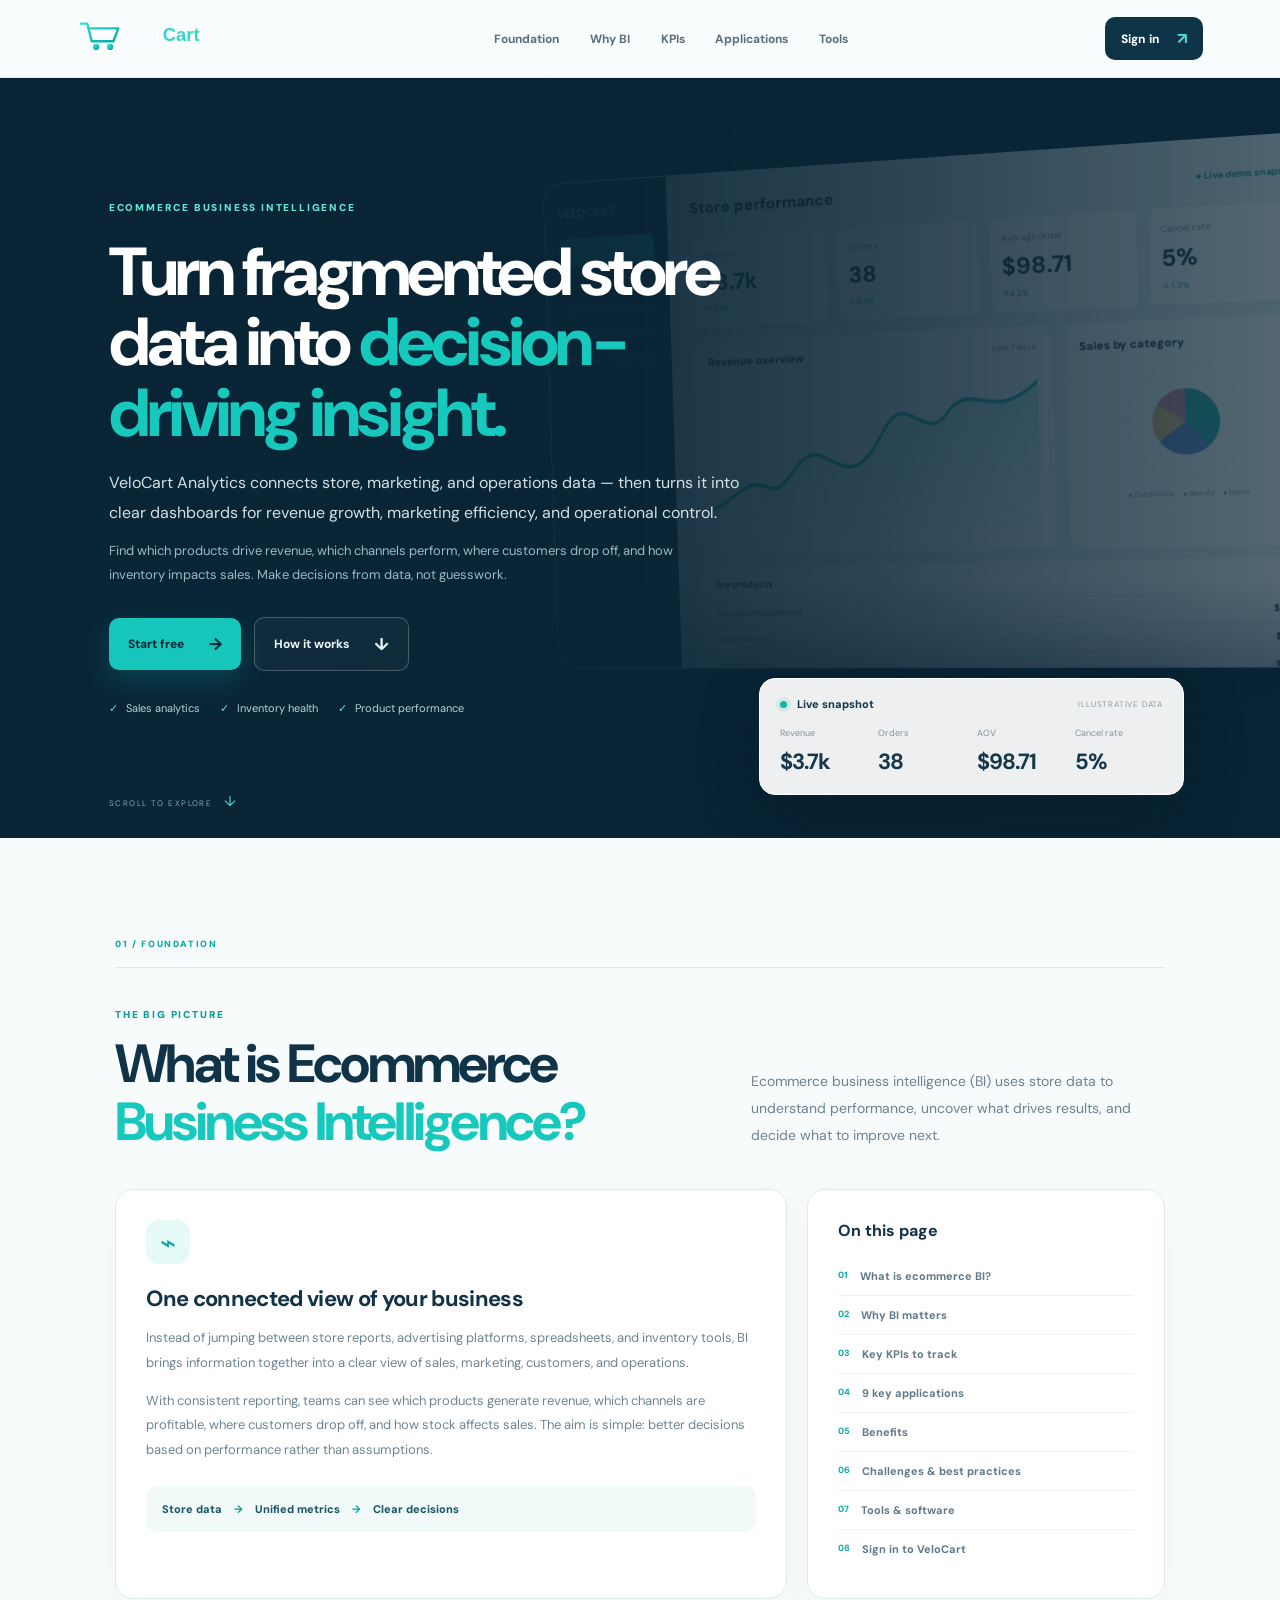
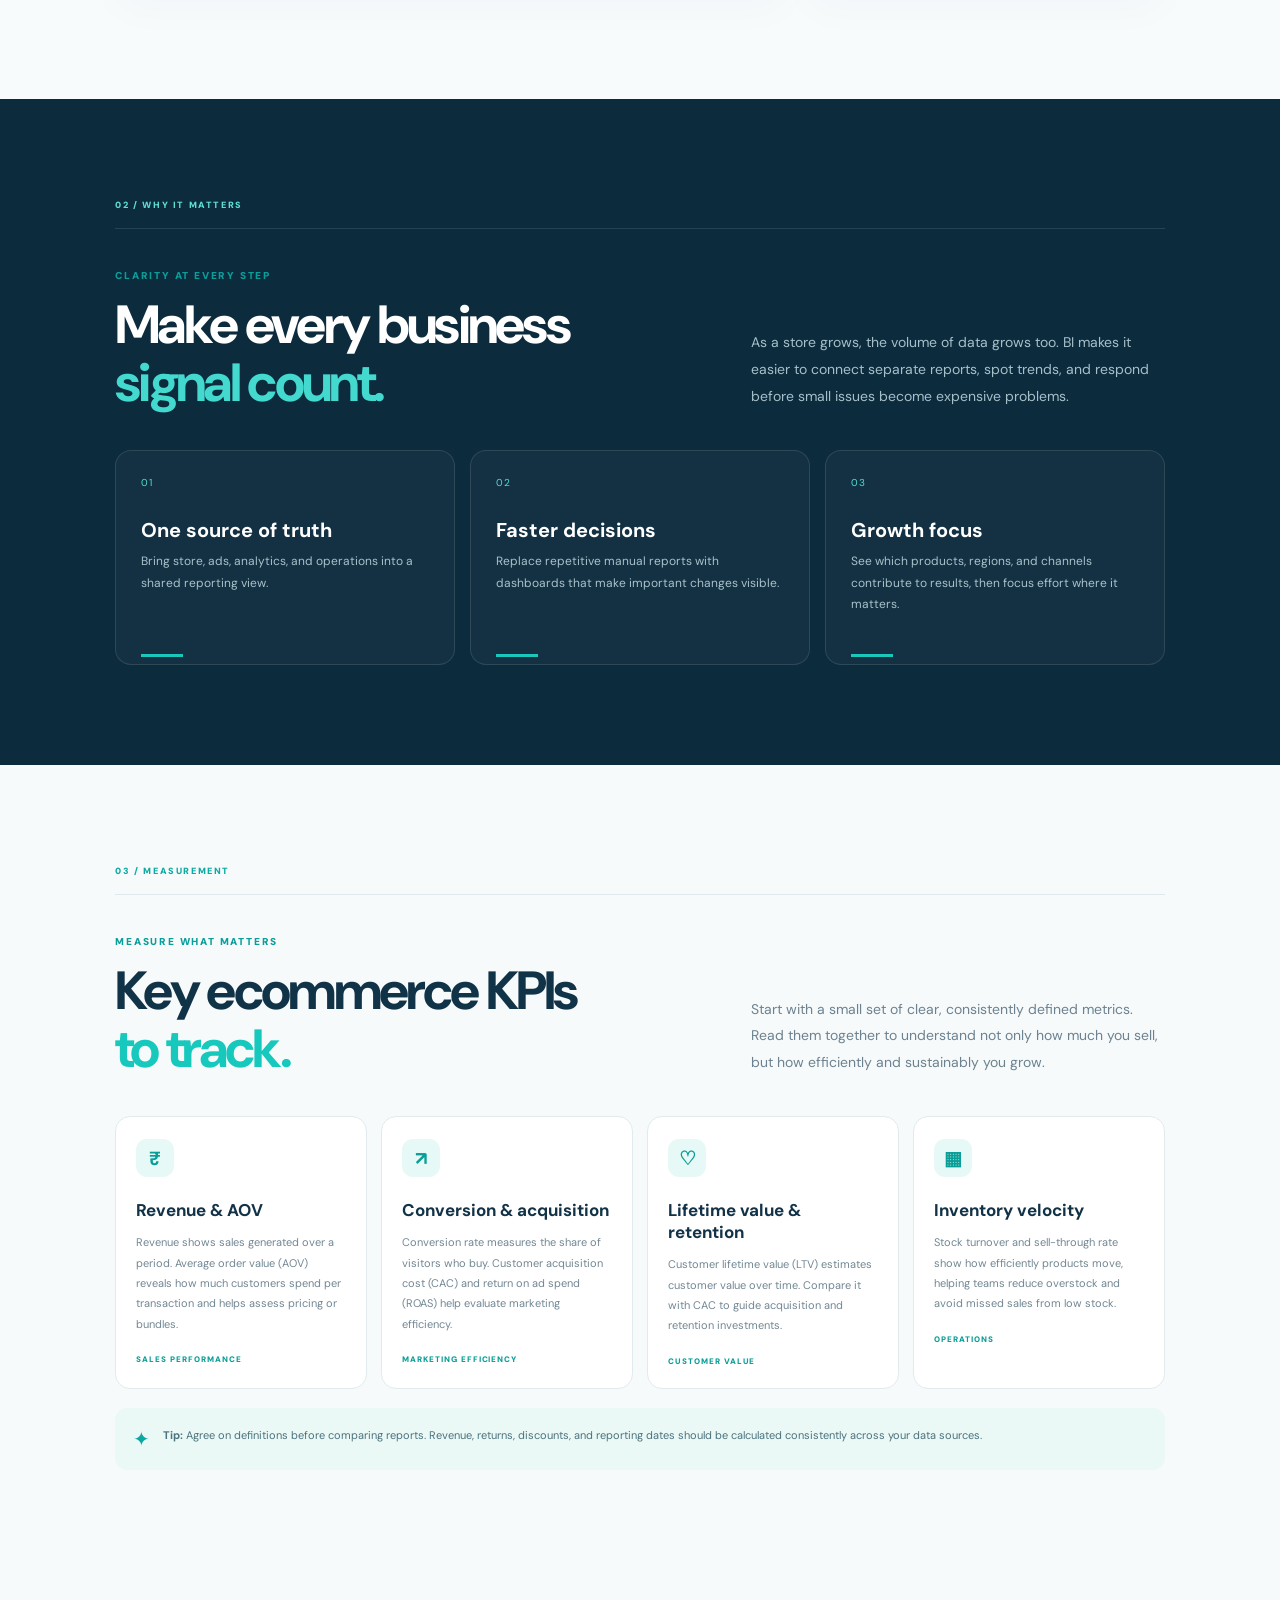
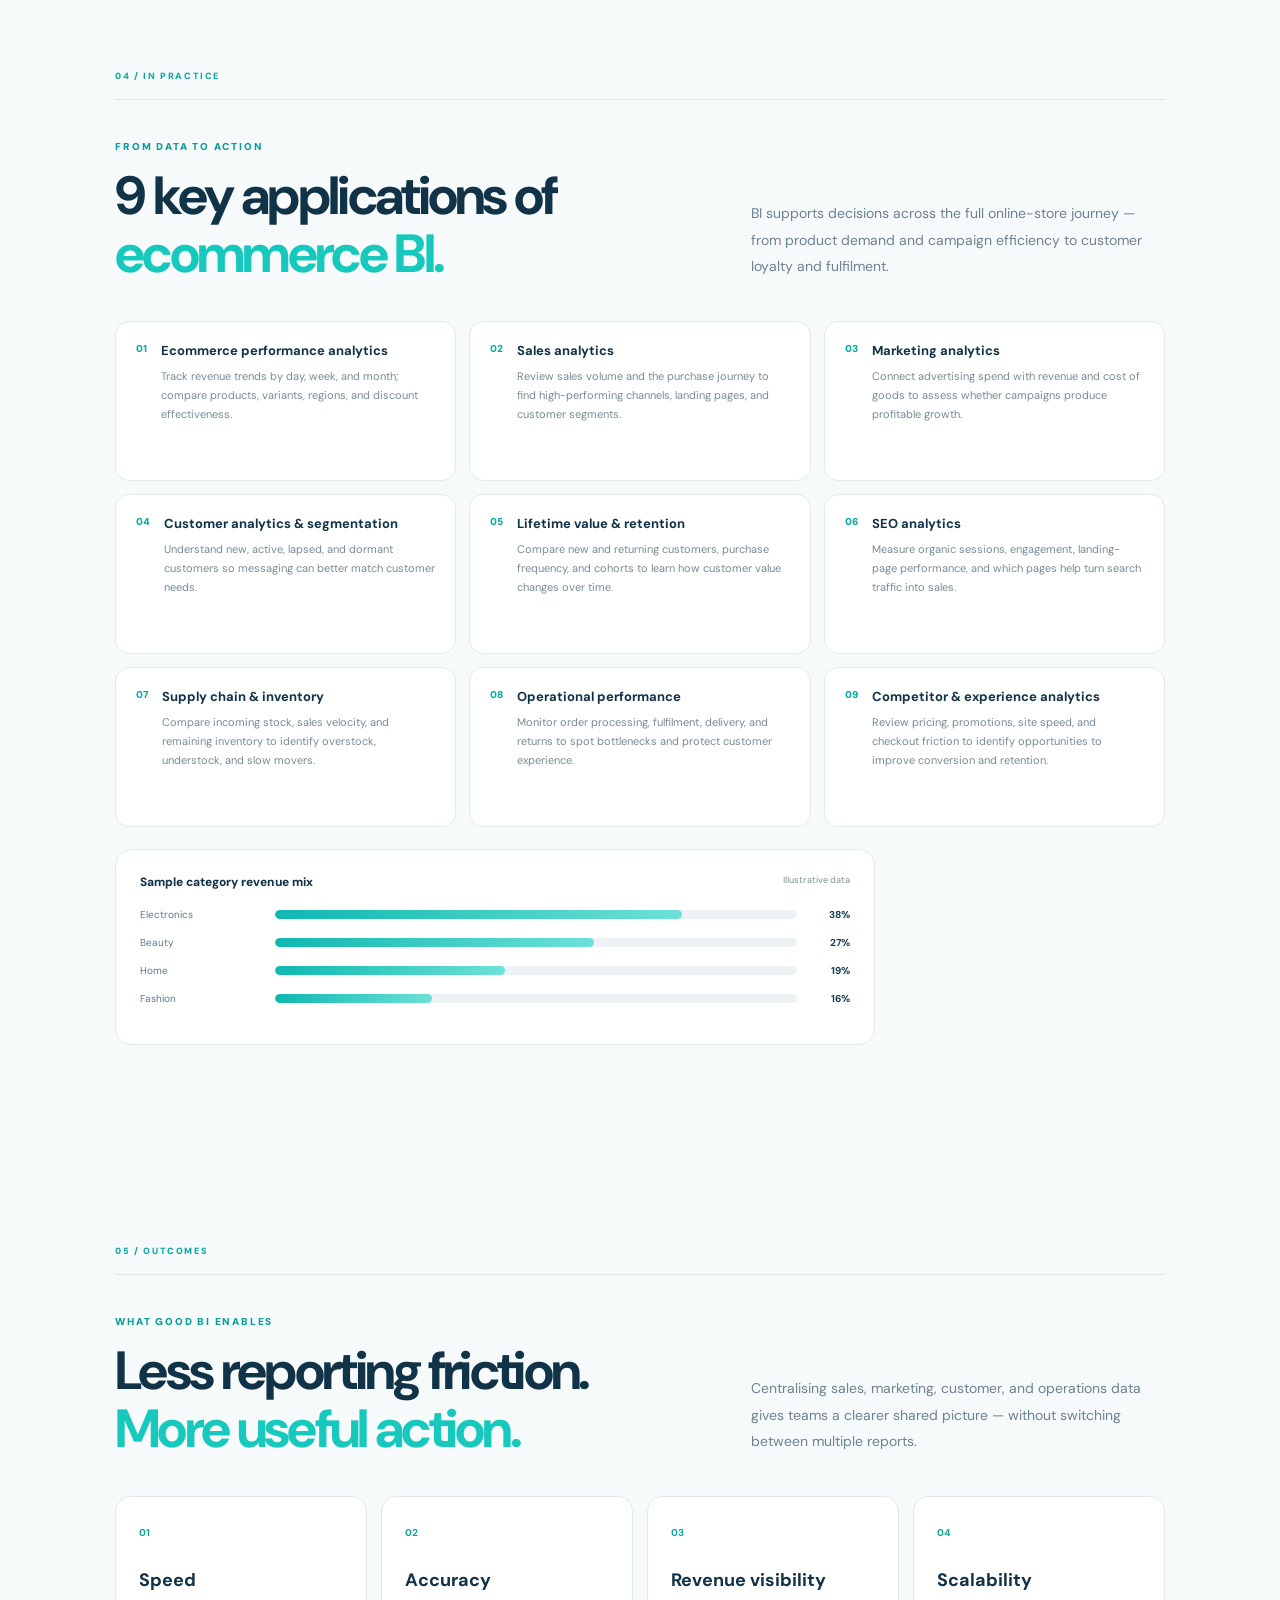
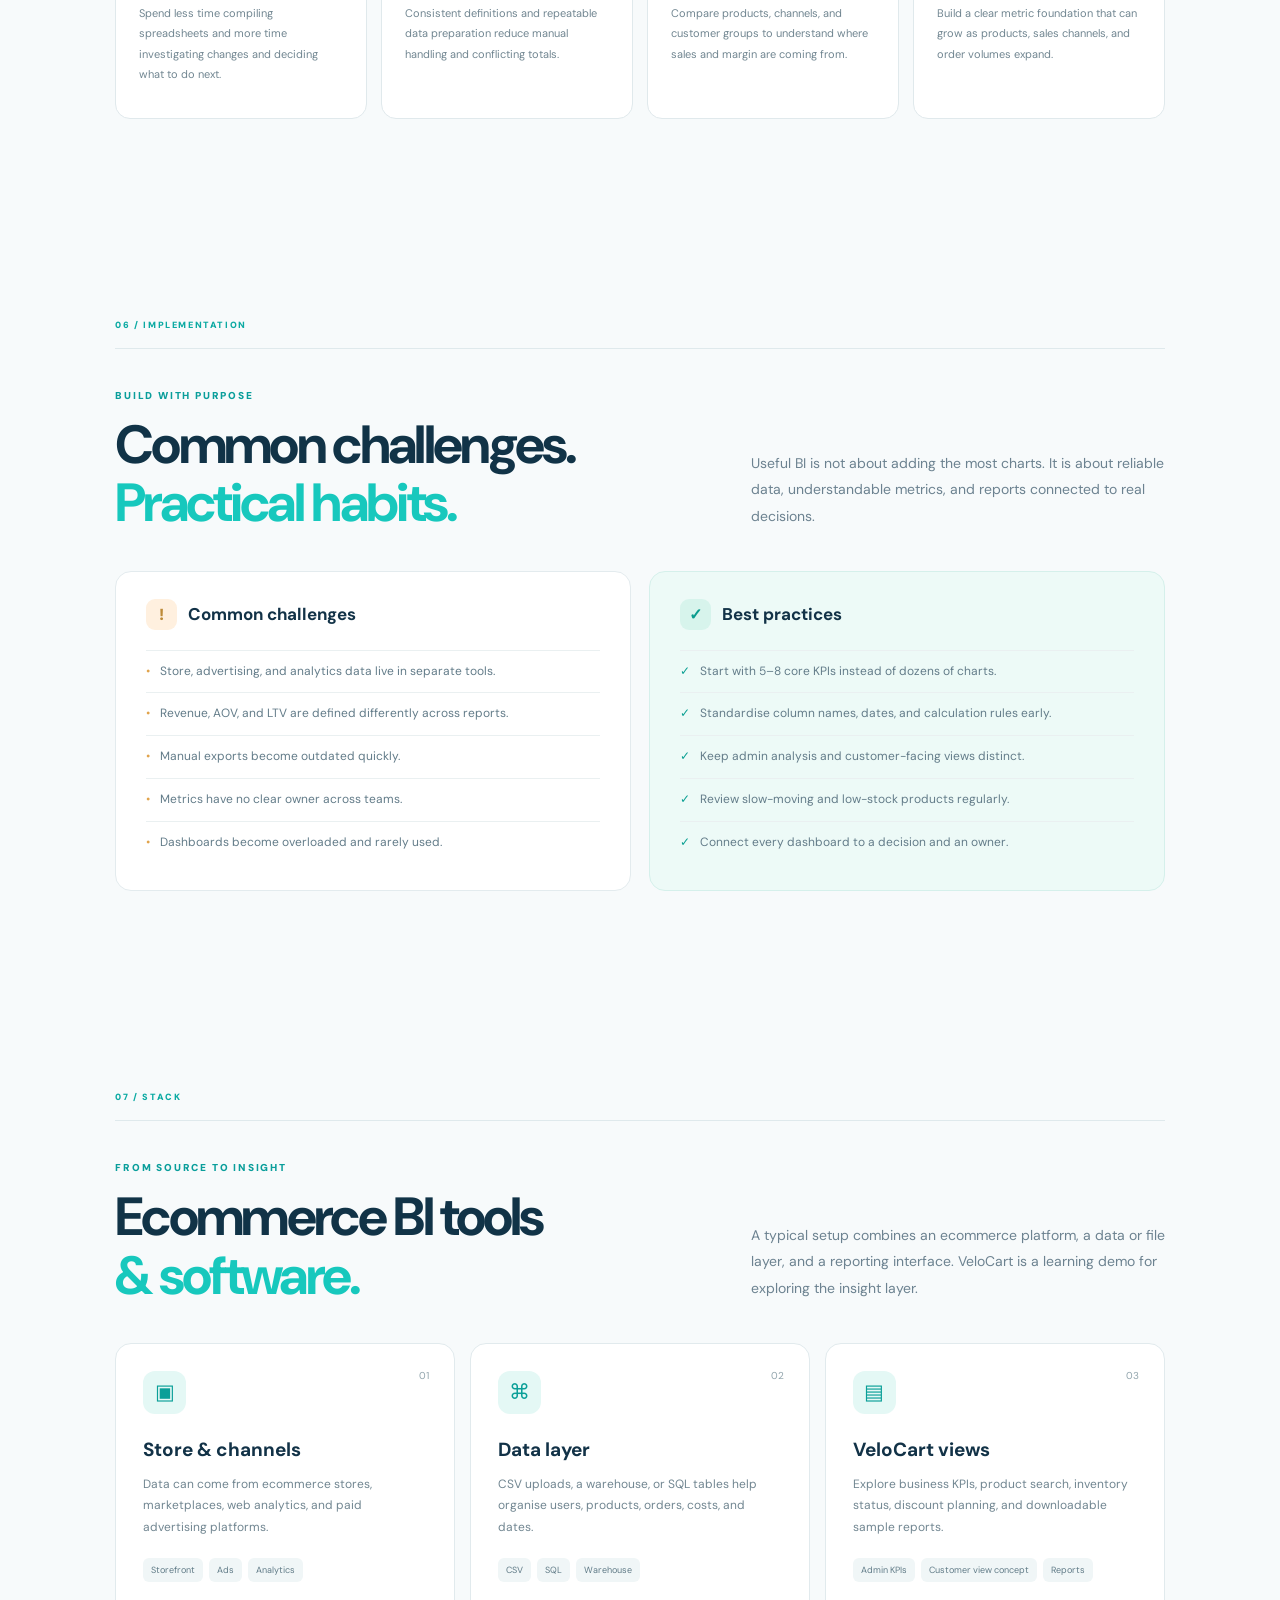
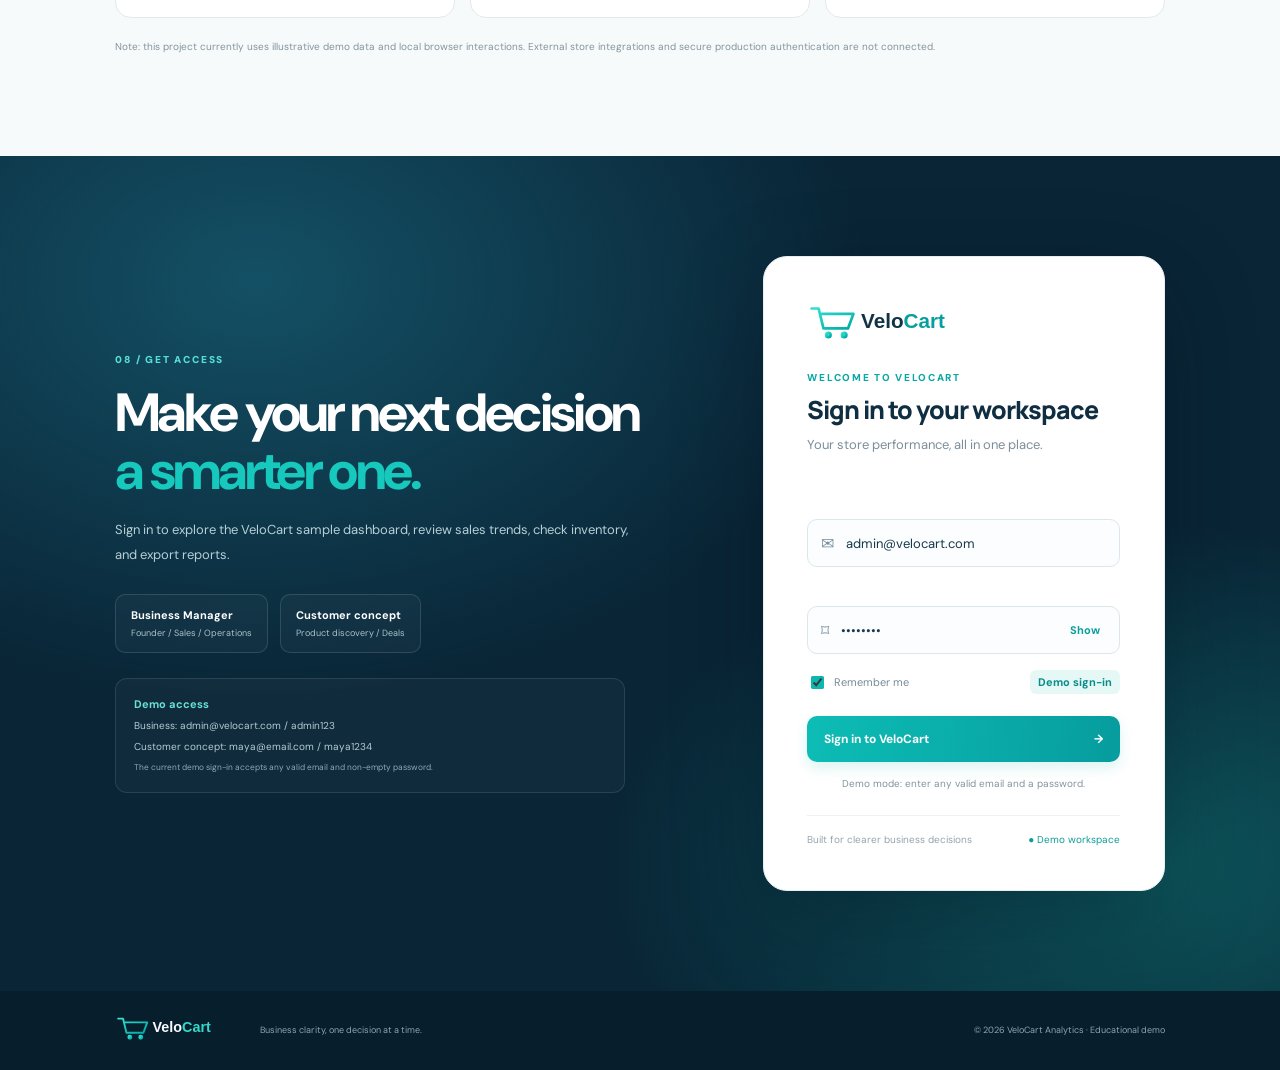
<file: index.html>
<!doctype html><html lang="en"><head><meta charset="utf-8"><meta name="viewport" content="width=device-width,initial-scale=1"><title>VeloCart | Business Intelligence</title><link rel="icon" href="assets/brand/velocart-logo.svg" type="image/svg+xml"><link rel="stylesheet" href="styles.css"></head><body class="dashboard-body"><div class="cursor-aura" id="cursorAura"></div><aside class="sidebar"><a class="side-brand" href="index.html"><img src="assets/brand/velocart-logo.svg" alt="VeloCart"></a><div class="store-switch"><span class="store-avatar">V</span><span><b>Varshini's Store</b><small>Business workspace</small></span><span class="chevron">⌄</span></div><nav class="side-nav"><small class="nav-caption">WORKSPACE</small><button class="nav-item active" data-view="overview"><span>◫</span> Overview</button><button class="nav-item" data-view="analytics"><span>▥</span> Sales analytics</button><button class="nav-item" data-view="inventory"><span>▦</span> Inventory health <b class="nav-count">6</b></button><button class="nav-item" data-view="products"><span>▧</span> All products</button><button class="nav-item" data-view="insights"><span>✧</span> Business insights</button><button class="nav-item" data-view="reports"><span>⇩</span> Reports</button><small class="nav-caption nav-gap">MANAGE</small><button class="nav-item" data-view="discounts"><span>◇</span> Discount planner</button><button class="nav-item" data-view="settings"><span>⚙</span> Settings</button></nav><div class="sidebar-bottom"><div class="help-card"><div class="help-icon">✦</div><b>Grow with clarity</b><p>Small signals can lead to smarter decisions.</p><button data-view="insights">Explore insights →</button></div><button class="logout-btn" id="logoutBtn"><span>↪</span> Sign out</button></div></aside><main class="app-main"><header class="topbar"><button class="mobile-menu" id="mobileMenu" aria-label="Toggle menu">☰</button><div class="breadcrumb">Workspace <span>/</span> <b id="crumb">Overview</b></div><div class="top-actions"><div class="search-global"><span>⌕</span><input id="globalSearch" placeholder="Search products, categories…" aria-label="Search products"></div><button class="icon-button" aria-label="Notifications" id="noticeBtn">♧<i></i></button><div class="profile"><span class="profile-avatar">V</span><span><b id="profileName">Varshini</b><small>Store admin</small></span><span>⌄</span></div></div></header><section class="page-wrap"><div class="page-heading"><div><div class="eyebrow">SATURDAY, OCTOBER 24, 2026 <span class="live-dot"></span> DEMO DATA</div><h1 id="pageTitle">Good afternoon, Varshini <span class="wave">✦</span></h1><p id="pageDescription">Here's what's happening with your store today.</p></div><div class="heading-actions"><button class="outline-btn" id="exportBtn">⇩ Export report</button><button class="primary-btn" id="quickAction">＋ Add product</button></div></div><div id="overviewContent"><div class="period-toolbar"><div class="period-label"><span class="period-icon">◷</span><div><b>Reporting period</b><small>Change the timeframe for your business overview</small></div></div><div class="period-control" role="group" aria-label="Reporting period"><button data-period="weekly" class="period-btn active">Weekly</button><button data-period="monthly" class="period-btn">Monthly</button><button data-period="yearly" class="period-btn">Yearly</button></div><span class="period-range" id="periodRange">Oct 19 – Oct 24, 2026</span></div><div class="metric-grid" id="metricGrid"><article class="metric-card" data-tone="teal"><div class="metric-top"><span>Total sales</span><span class="metric-icon">↗</span></div><strong id="salesMetric">₹1,48,320</strong><div class="metric-foot"><span class="trend positive" id="salesTrend">↗ 12.8%</span><span>vs previous period</span></div><div class="sparkline" id="spark1"></div></article><article class="metric-card" data-tone="blue"><div class="metric-top"><span>Orders</span><span class="metric-icon">▤</span></div><strong id="ordersMetric">342</strong><div class="metric-foot"><span class="trend positive">↗ 8.4%</span><span>vs previous period</span></div><div class="sparkline" id="spark2"></div></article><article class="metric-card" data-tone="orange"><div class="metric-top"><span>Products listed</span><span class="metric-icon">▦</span></div><strong id="productsMetric">16</strong><div class="metric-foot"><span class="trend neutral">● Active catalog</span><span>across 5 categories</span></div><div class="sparkline" id="spark3"></div></article><article class="metric-card" data-tone="rose"><div class="metric-top"><span>Low-stock products</span><span class="metric-icon">!</span></div><strong id="lowMetric">6</strong><div class="metric-foot"><span class="trend warning">Needs attention</span><span>check replenishment</span></div><div class="sparkline" id="spark4"></div></article></div><div class="main-grid"><section class="panel revenue-panel"><div class="panel-heading"><div><h2>Sales performance</h2><p>Revenue movement over the selected period</p></div><span class="chart-legend"><i></i> Revenue</span></div><div class="chart-summary"><strong id="chartTotal">₹1,48,320</strong><span class="trend positive">↗ 12.8%</span></div><div class="revenue-chart" id="revenueChart" aria-label="Sales performance chart"></div><div class="chart-foot"><span>● Sample analytics data</span><span id="chartFootRange">Last 7 days</span></div></section><section class="panel category-panel"><div class="panel-heading"><div><h2>Sales by category</h2><p>Which categories contribute most?</p></div><button class="mini-menu" id="categoryInfo" aria-label="Category information">···</button></div><div class="donut-wrap"><div class="donut" id="categoryDonut"><div><strong>₹1.48L</strong><small>Total revenue</small></div></div><div class="category-legend" id="categoryLegend"></div></div><div class="category-insight"><span>✦</span><p><b>Category insight</b><br><span id="categoryInsightText">Electronics is currently the strongest category in this sample.</span></p></div></section></div><div class="section-heading"><div><h2>Product spotlight</h2><p>Product visuals, pricing and stock status at a glance.</p></div><button class="text-link" data-view="products">View all products <span>→</span></button></div><div class="product-grid" id="featuredProducts"></div><div class="lower-grid"><section class="panel inventory-panel"><div class="panel-heading"><div><h2>Inventory health</h2><p>Spot low stock before it becomes a missed sale.</p></div><button class="text-link" data-view="inventory">Manage inventory →</button></div><div class="inventory-summary" id="inventorySummary"></div><div class="table-scroll"><table><thead><tr><th>Product</th><th>Stock</th><th>Status</th><th>Action</th></tr></thead><tbody id="inventoryRows"></tbody></table></div></section><section class="panel quick-insights"><div class="panel-heading"><div><h2>Business insights</h2><p>Helpful next steps based on the demo data.</p></div><span class="insight-badge">AI-style insights</span></div><article class="insight-item"><span class="insight-symbol mint">↗</span><div><b>Protect your bestsellers</b><p>Review products with strong sales and low remaining stock before the next sales cycle.</p></div></article><article class="insight-item"><span class="insight-symbol amber">◇</span><div><b>Plan a targeted promotion</b><p>Consider a limited offer for slow-moving beauty or home products instead of discounting everything.</p></div></article><article class="insight-item"><span class="insight-symbol lilac">▤</span><div><b>Review margins, not revenue alone</b><p>Compare selling price with product cost before deciding which items deserve more promotion.</p></div></article><button class="insight-cta" data-view="insights">Explore all insights <span>→</span></button></section></div></div><div id="otherViewContent" class="other-view-content" hidden></div><footer class="app-footer"><img src="assets/brand/velocart-logo.svg" alt="VeloCart"><span>Business clarity, one decision at a time.</span><span>© 2026 VeloCart · Educational demo</span></footer><div id="toast" class="toast" role="status" aria-live="polite"></div></section></main><script src="app.js"></script></body></html>
</file>
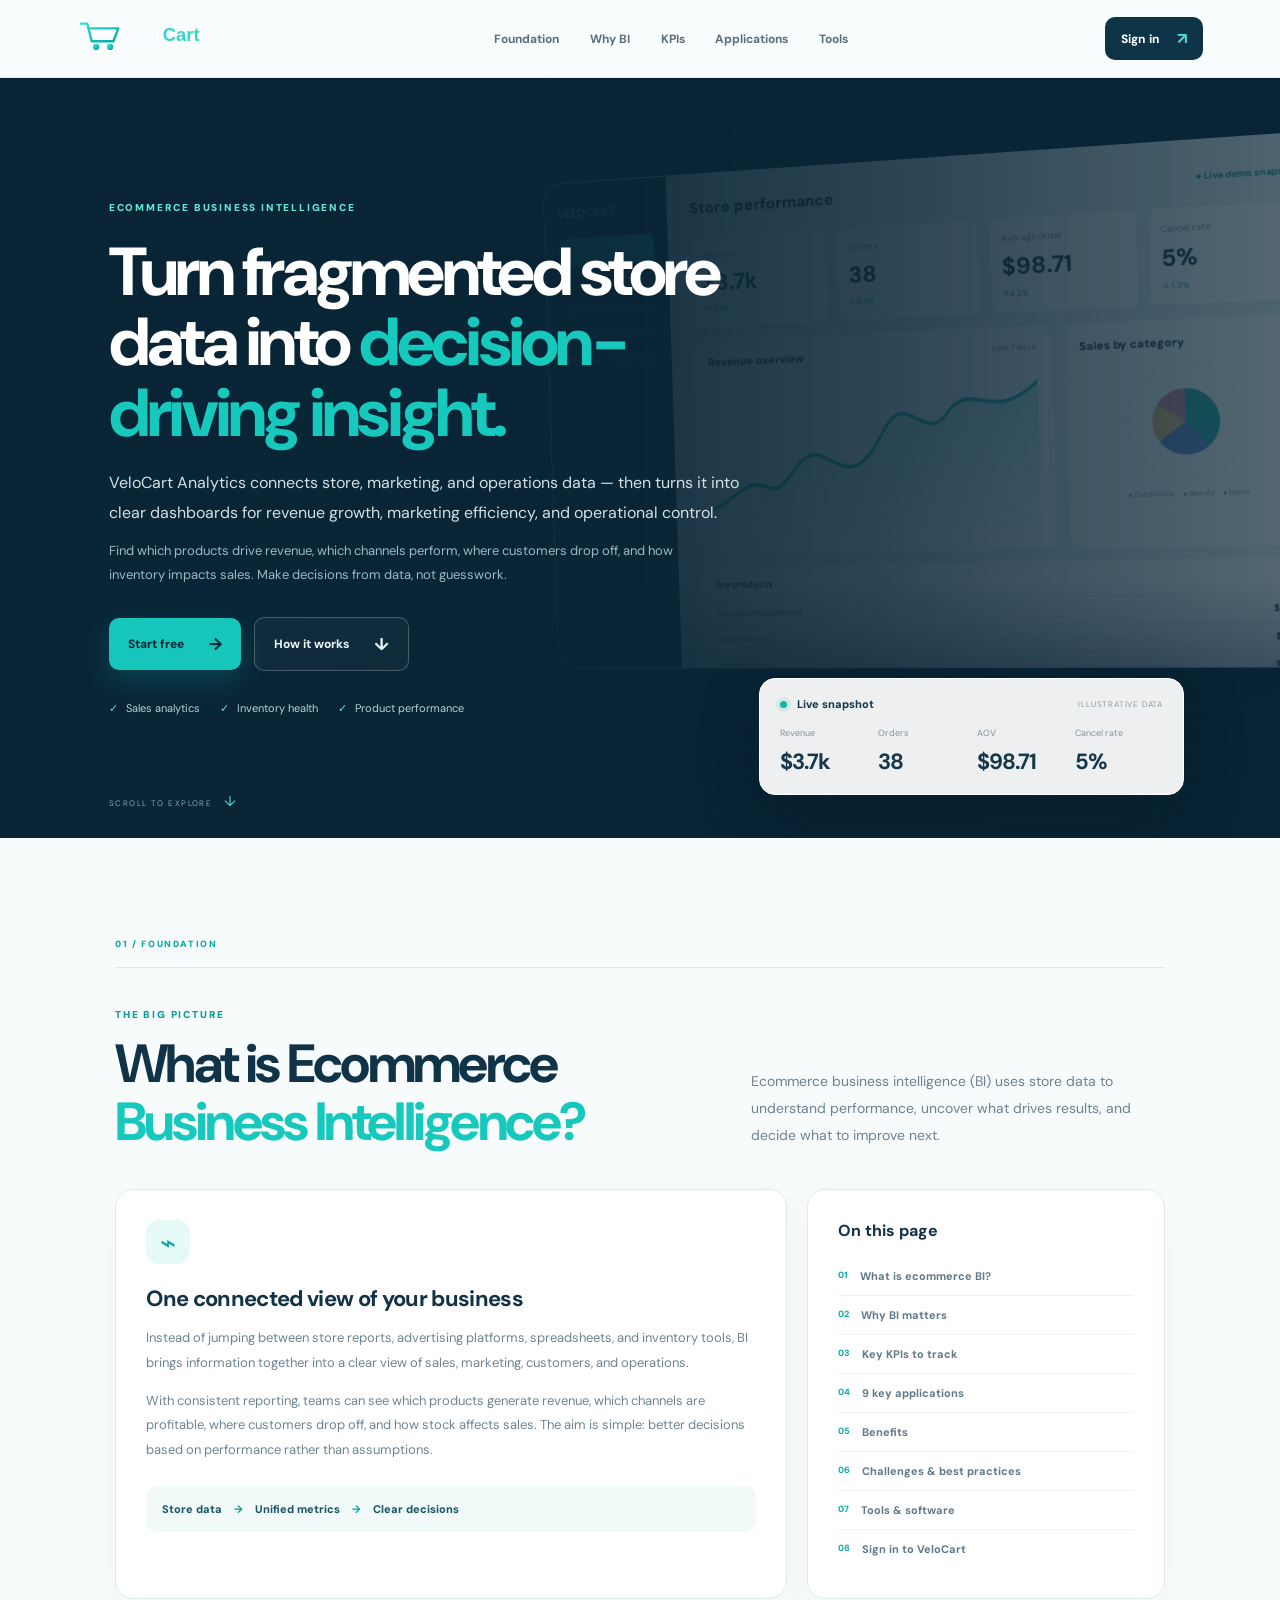
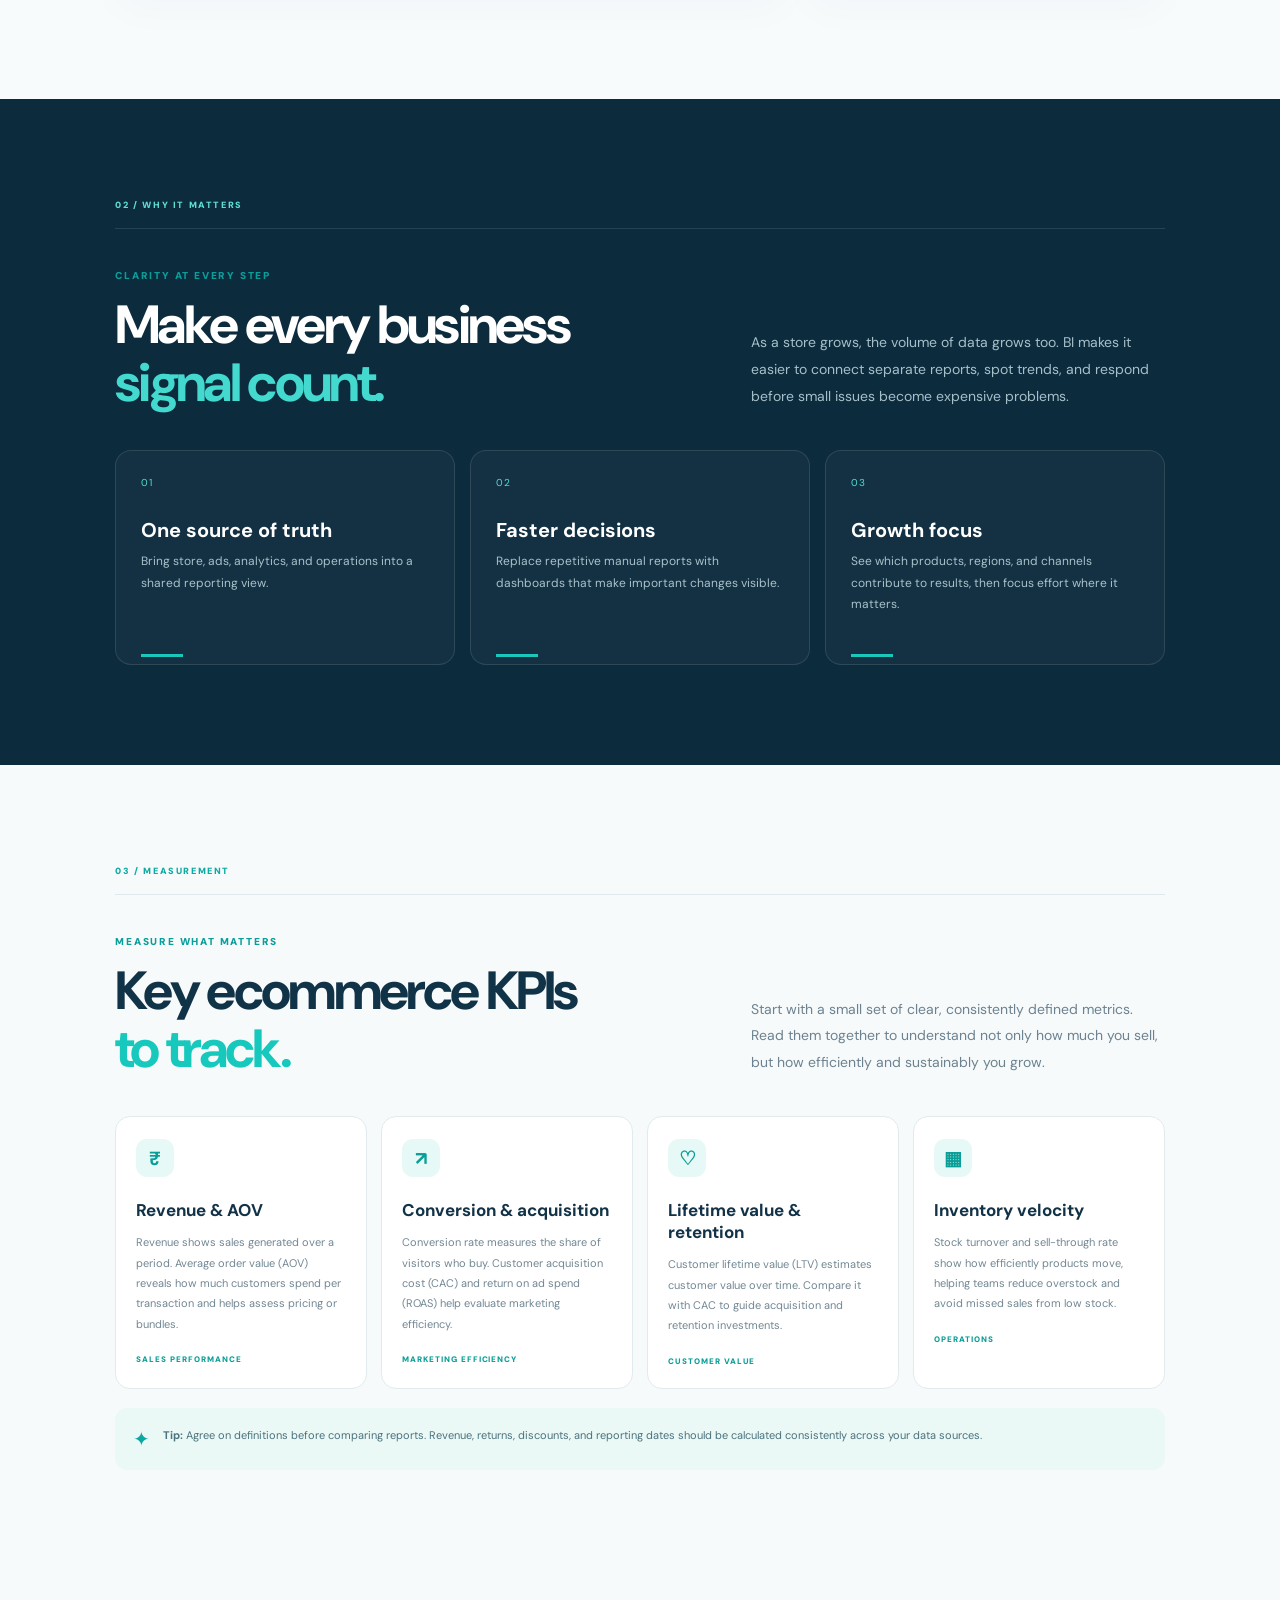
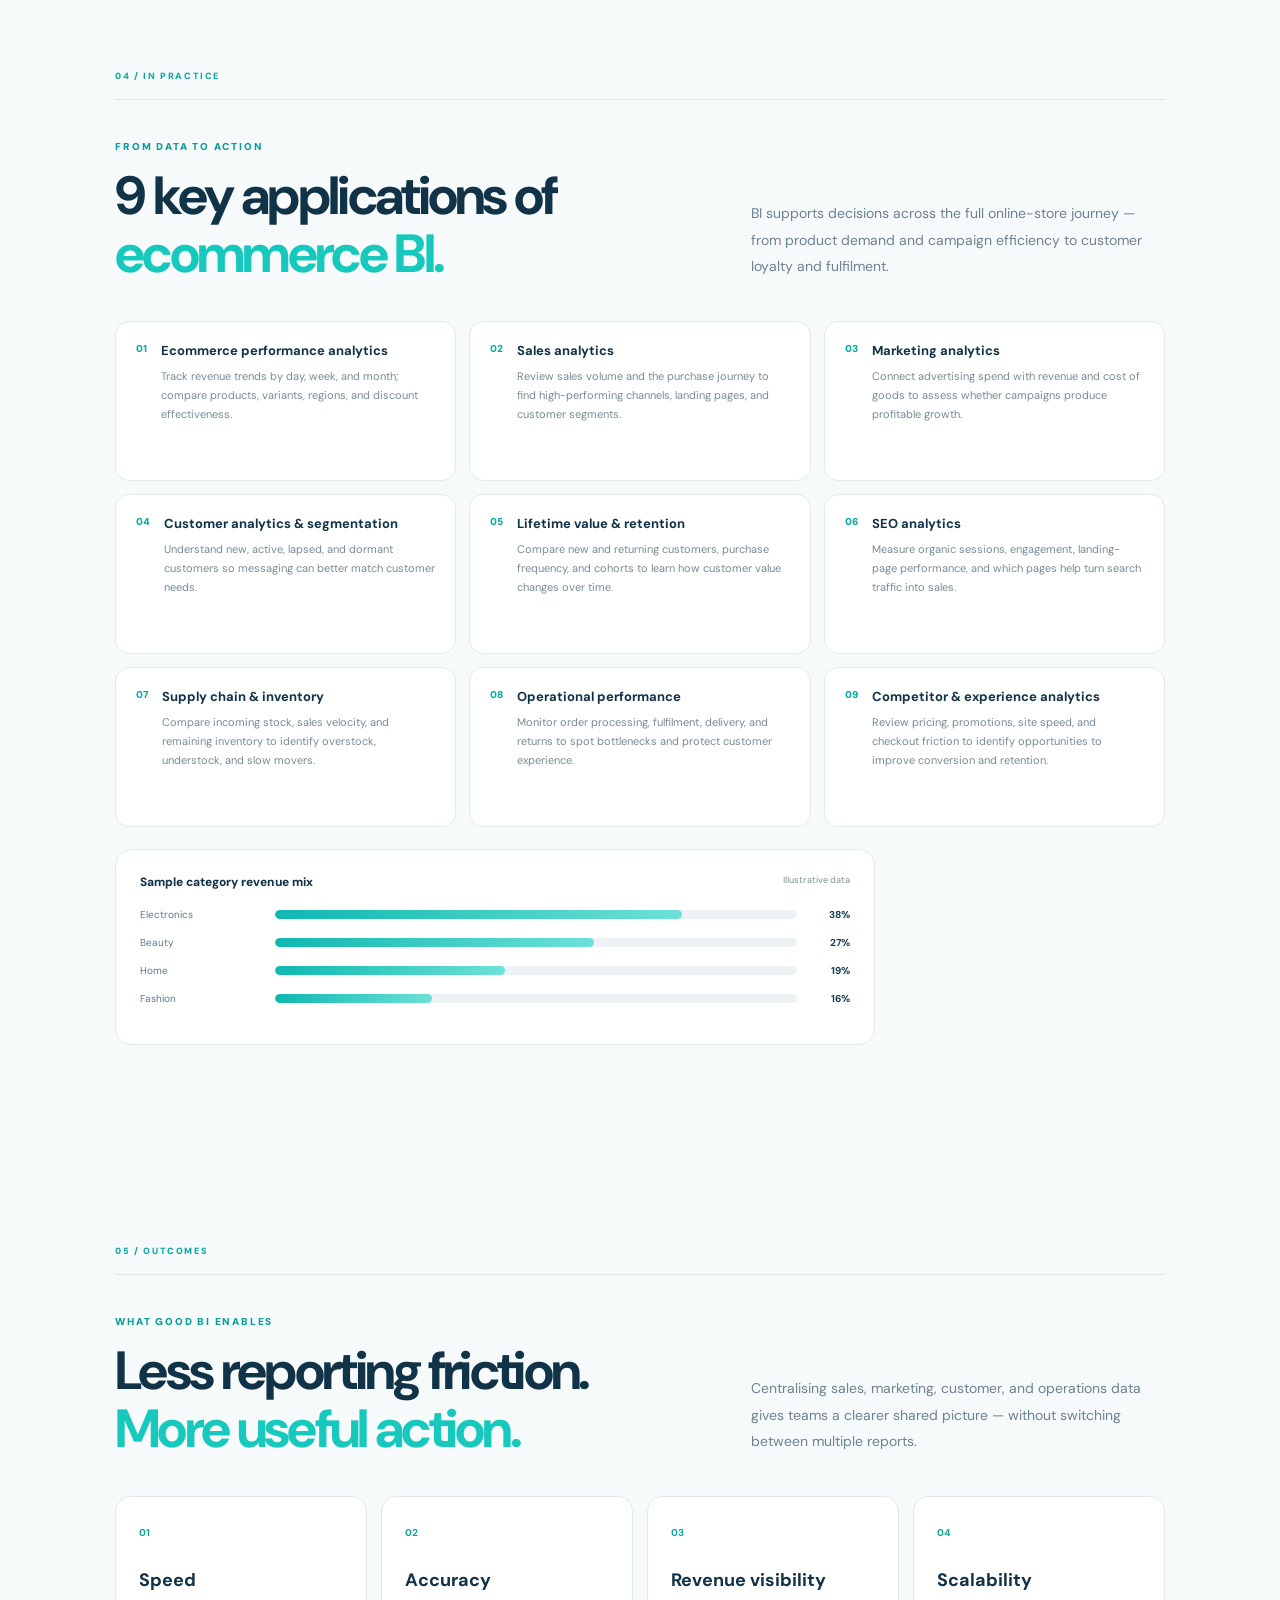
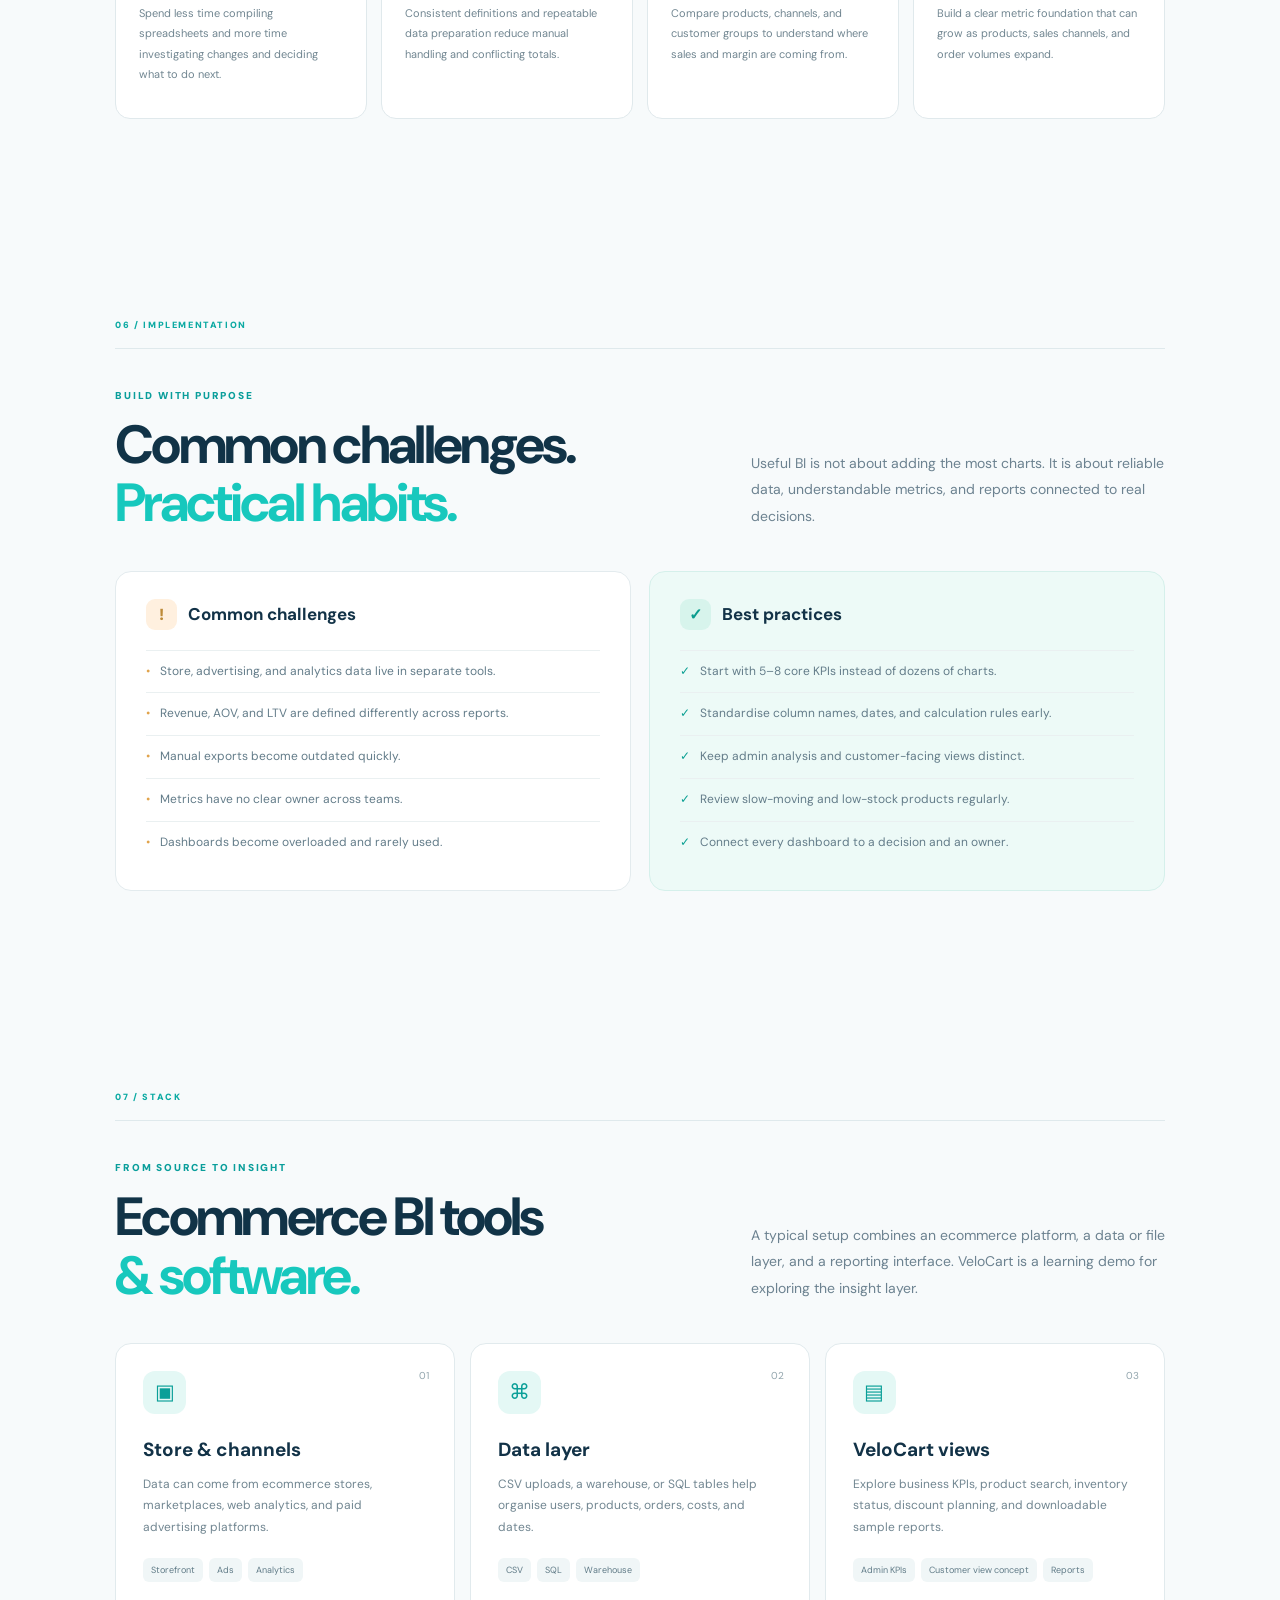
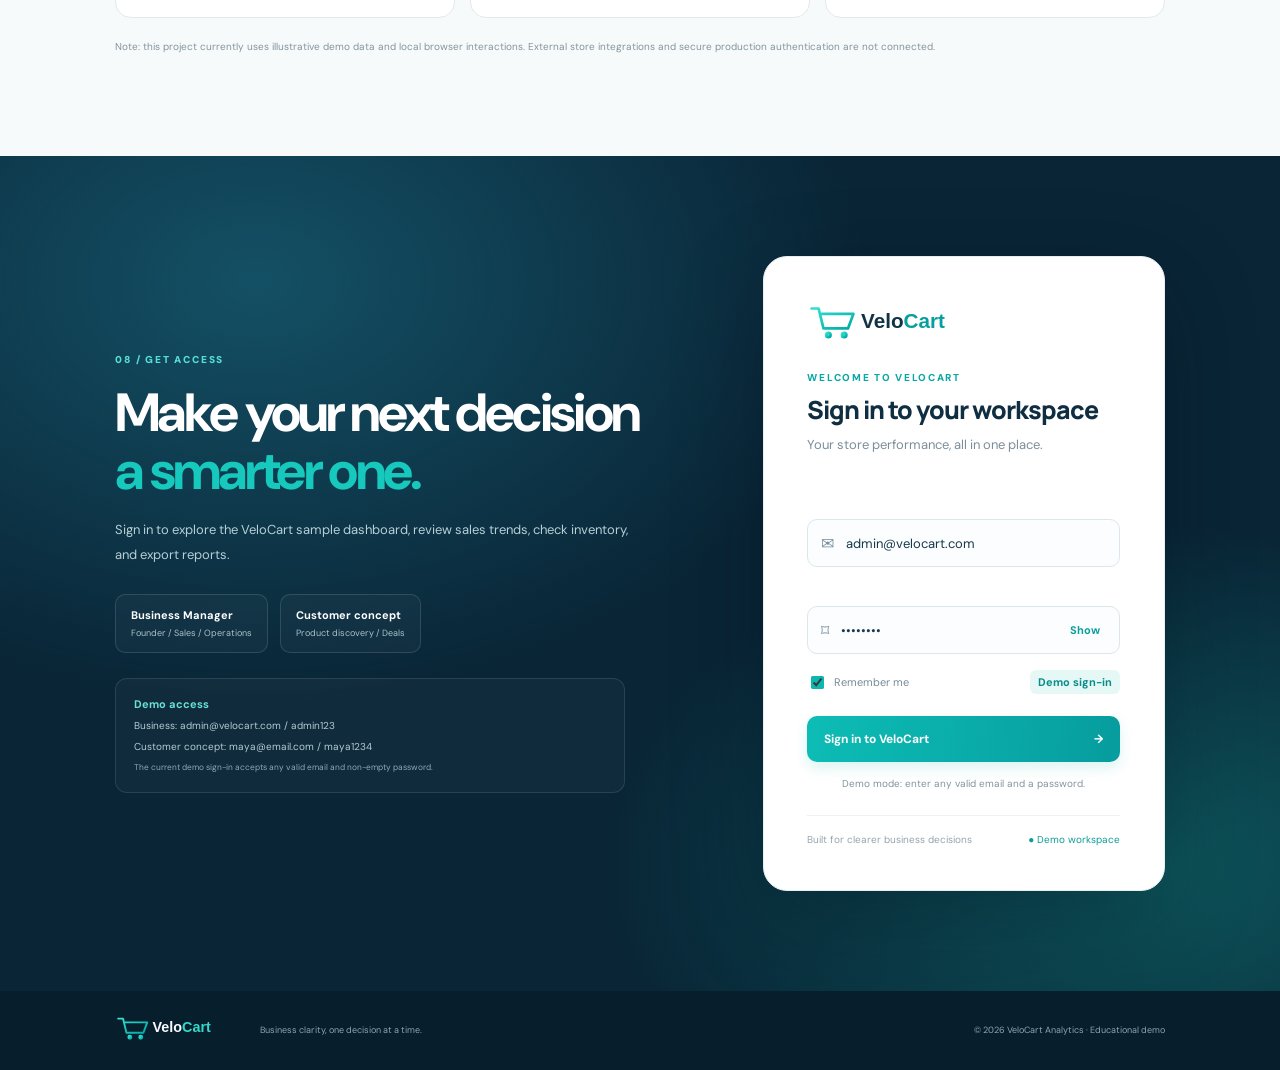
<file: landing.html>
<!doctype html>
<html lang="en"><head><meta charset="utf-8"><meta name="viewport" content="width=device-width,initial-scale=1"><title>VeloCart Analytics | Ecommerce Business Intelligence</title><link rel="icon" href="assets/brand/velocart-logo.svg" type="image/svg+xml"><link rel="stylesheet" href="styles.css"></head>
<body class="vc-landing">
<div class="landing-cursor-glow" id="landingCursorGlow" aria-hidden="true"></div>
<header class="landing-nav"><a href="#top" class="landing-brand"><img src="assets/brand/velocart-logo.svg" alt="VeloCart"></a><nav><a href="#what">Foundation</a><a href="#importance">Why BI</a><a href="#kpis">KPIs</a><a href="#applications">Applications</a><a href="#tools">Tools</a></nav><a class="nav-signin" href="#login">Sign in <span>↗</span></a></header>
<main>
<section class="vc-hero" id="top"><div class="hero-dashboard-still" aria-hidden="true"><div class="hd-sidebar"><b>VELO<span>CART</span></b><i class="selected"></i><i></i><i></i><i></i><i></i></div><div class="hd-main"><div class="hd-top"><span>Store performance</span><small>● Live demo snapshot</small></div><div class="hd-metrics"><div><small>Revenue</small><b>$3.7k</b><em>↗ 12.8%</em></div><div><small>Orders</small><b>38</b><em>↗ 8.4%</em></div><div><small>Average order</small><b>$98.71</b><em>↗ 4.2%</em></div><div><small>Cancel rate</small><b>5%</b><em>↓ 1.3%</em></div></div><div class="hd-panels"><div class="hd-chart"><div class="hd-panel-title">Revenue overview <small>Last 7 days</small></div><svg viewBox="0 0 540 180" preserveAspectRatio="none"><defs><linearGradient id="chartFill" x1="0" y1="0" x2="0" y2="1"><stop offset="0" stop-color="#21c9bd" stop-opacity=".28"/><stop offset="1" stop-color="#21c9bd" stop-opacity="0"/></linearGradient></defs><path d="M0 145 C40 135 60 110 95 122 S145 75 190 91 S250 112 290 65 S355 84 395 48 S465 65 540 18 L540 180 L0 180Z" fill="url(#chartFill)"/><path d="M0 145 C40 135 60 110 95 122 S145 75 190 91 S250 112 290 65 S355 84 395 48 S465 65 540 18" fill="none" stroke="#19bdb3" stroke-width="4" stroke-linecap="round"/></svg></div><div class="hd-donut-panel"><div class="hd-panel-title">Sales by category</div><div class="hd-donut"></div><div class="hd-legend"><span>● Electronics</span><span>● Beauty</span><span>● Home</span></div></div></div><div class="hd-table"><b>Top products</b><span>Wireless headphones <strong>$840</strong></span><span>Smart watch <strong>$620</strong></span><span>Running shoes <strong>$490</strong></span></div></div></div>
<div class="hero-shade"></div><div class="hero-content"><span class="section-kicker">ECOMMERCE BUSINESS INTELLIGENCE</span><h1>Turn fragmented store data into <em>decision-driving insight.</em></h1><p>VeloCart Analytics connects store, marketing, and operations data — then turns it into clear dashboards for revenue growth, marketing efficiency, and operational control.</p><p class="hero-detail">Find which products drive revenue, which channels perform, where customers drop off, and how inventory impacts sales. Make decisions from data, not guesswork.</p><div class="hero-actions"><a class="landing-primary" href="#login">Start free <span>→</span></a><a class="landing-secondary" href="#what">How it works <span>↓</span></a></div><div class="hero-trust"><span><i>✓</i> Sales analytics</span><span><i>✓</i> Inventory health</span><span><i>✓</i> Product performance</span></div></div><div class="snapshot-card"><div class="snapshot-heading"><span><i></i> Live snapshot</span><small>ILLUSTRATIVE DATA</small></div><div class="snapshot-grid"><div><small>Revenue</small><b>$3.7k</b></div><div><small>Orders</small><b>38</b></div><div><small>AOV</small><b>$98.71</b></div><div><small>Cancel rate</small><b>5%</b></div></div></div><a class="scroll-cue" href="#what">SCROLL TO EXPLORE <span>↓</span></a></section>
<section class="landing-section foundation-section" id="what"><div class="section-label">01 / FOUNDATION</div><div class="section-intro"><div><span class="section-kicker">THE BIG PICTURE</span><h2>What is Ecommerce<br><em>Business Intelligence?</em></h2></div><p>Ecommerce business intelligence (BI) uses store data to understand performance, uncover what drives results, and decide what to improve next.</p></div><div class="foundation-grid"><article class="explain-card explain-main"><div class="explain-icon">⌁</div><h3>One connected view of your business</h3><p>Instead of jumping between store reports, advertising platforms, spreadsheets, and inventory tools, BI brings information together into a clear view of sales, marketing, customers, and operations.</p><p>With consistent reporting, teams can see which products generate revenue, which channels are profitable, where customers drop off, and how stock affects sales. The aim is simple: better decisions based on performance rather than assumptions.</p><div class="mini-flow"><span>Store data</span><b>→</b><span>Unified metrics</span><b>→</b><span>Clear decisions</span></div></article><aside class="on-page-card"><h3>On this page</h3><a href="#what"><span>01</span> What is ecommerce BI?</a><a href="#importance"><span>02</span> Why BI matters</a><a href="#kpis"><span>03</span> Key KPIs to track</a><a href="#applications"><span>04</span> 9 key applications</a><a href="#benefits"><span>05</span> Benefits</a><a href="#challenges"><span>06</span> Challenges & best practices</a><a href="#tools"><span>07</span> Tools & software</a><a href="#login"><span>08</span> Sign in to VeloCart</a></aside></div></section>
<section class="landing-section dark-section" id="importance"><div class="section-label">02 / WHY IT MATTERS</div><div class="section-intro"><div><span class="section-kicker">CLARITY AT EVERY STEP</span><h2>Make every business<br><em>signal count.</em></h2></div><p>As a store grows, the volume of data grows too. BI makes it easier to connect separate reports, spot trends, and respond before small issues become expensive problems.</p></div><div class="value-grid"><article><span>01</span><h3>One source of truth</h3><p>Bring store, ads, analytics, and operations into a shared reporting view.</p><div class="value-line"></div></article><article><span>02</span><h3>Faster decisions</h3><p>Replace repetitive manual reports with dashboards that make important changes visible.</p><div class="value-line"></div></article><article><span>03</span><h3>Growth focus</h3><p>See which products, regions, and channels contribute to results, then focus effort where it matters.</p><div class="value-line"></div></article></div></section>
<section class="landing-section" id="kpis"><div class="section-label">03 / MEASUREMENT</div><div class="section-intro"><div><span class="section-kicker">MEASURE WHAT MATTERS</span><h2>Key ecommerce KPIs<br><em>to track.</em></h2></div><p>Start with a small set of clear, consistently defined metrics. Read them together to understand not only how much you sell, but how efficiently and sustainably you grow.</p></div><div class="kpi-grid"><article class="kpi-card"><div class="kpi-symbol">₹</div><h3>Revenue & AOV</h3><p>Revenue shows sales generated over a period. Average order value (AOV) reveals how much customers spend per transaction and helps assess pricing or bundles.</p><span>SALES PERFORMANCE</span></article><article class="kpi-card"><div class="kpi-symbol">↗</div><h3>Conversion & acquisition</h3><p>Conversion rate measures the share of visitors who buy. Customer acquisition cost (CAC) and return on ad spend (ROAS) help evaluate marketing efficiency.</p><span>MARKETING EFFICIENCY</span></article><article class="kpi-card"><div class="kpi-symbol">♡</div><h3>Lifetime value & retention</h3><p>Customer lifetime value (LTV) estimates customer value over time. Compare it with CAC to guide acquisition and retention investments.</p><span>CUSTOMER VALUE</span></article><article class="kpi-card"><div class="kpi-symbol">▦</div><h3>Inventory velocity</h3><p>Stock turnover and sell-through rate show how efficiently products move, helping teams reduce overstock and avoid missed sales from low stock.</p><span>OPERATIONS</span></article></div><div class="kpi-note"><span>✦</span><p><b>Tip:</b> Agree on definitions before comparing reports. Revenue, returns, discounts, and reporting dates should be calculated consistently across your data sources.</p></div></section>
<section class="landing-section applications-section" id="applications"><div class="section-label">04 / IN PRACTICE</div><div class="section-intro"><div><span class="section-kicker">FROM DATA TO ACTION</span><h2>9 key applications of<br><em>ecommerce BI.</em></h2></div><p>BI supports decisions across the full online-store journey — from product demand and campaign efficiency to customer loyalty and fulfilment.</p></div><div class="application-grid"><article><span>01</span><div><h3>Ecommerce performance analytics</h3><p>Track revenue trends by day, week, and month; compare products, variants, regions, and discount effectiveness.</p></div></article><article><span>02</span><div><h3>Sales analytics</h3><p>Review sales volume and the purchase journey to find high-performing channels, landing pages, and customer segments.</p></div></article><article><span>03</span><div><h3>Marketing analytics</h3><p>Connect advertising spend with revenue and cost of goods to assess whether campaigns produce profitable growth.</p></div></article><article><span>04</span><div><h3>Customer analytics & segmentation</h3><p>Understand new, active, lapsed, and dormant customers so messaging can better match customer needs.</p></div></article><article><span>05</span><div><h3>Lifetime value & retention</h3><p>Compare new and returning customers, purchase frequency, and cohorts to learn how customer value changes over time.</p></div></article><article><span>06</span><div><h3>SEO analytics</h3><p>Measure organic sessions, engagement, landing-page performance, and which pages help turn search traffic into sales.</p></div></article><article><span>07</span><div><h3>Supply chain & inventory</h3><p>Compare incoming stock, sales velocity, and remaining inventory to identify overstock, understock, and slow movers.</p></div></article><article><span>08</span><div><h3>Operational performance</h3><p>Monitor order processing, fulfilment, delivery, and returns to spot bottlenecks and protect customer experience.</p></div></article><article><span>09</span><div><h3>Competitor & experience analytics</h3><p>Review pricing, promotions, site speed, and checkout friction to identify opportunities to improve conversion and retention.</p></div></article></div><div class="application-visual"><div class="visual-title"><span>Sample category revenue mix</span><small>Illustrative data</small></div><div class="mix-row"><span>Electronics</span><div><i style="width:78%"></i></div><b>38%</b></div><div class="mix-row"><span>Beauty</span><div><i style="width:61%"></i></div><b>27%</b></div><div class="mix-row"><span>Home</span><div><i style="width:44%"></i></div><b>19%</b></div><div class="mix-row"><span>Fashion</span><div><i style="width:30%"></i></div><b>16%</b></div></div></section>
<section class="landing-section benefits-section" id="benefits"><div class="section-label">05 / OUTCOMES</div><div class="section-intro"><div><span class="section-kicker">WHAT GOOD BI ENABLES</span><h2>Less reporting friction.<br><em>More useful action.</em></h2></div><p>Centralising sales, marketing, customer, and operations data gives teams a clearer shared picture — without switching between multiple reports.</p></div><div class="benefit-grid"><article><b>01</b><h3>Speed</h3><p>Spend less time compiling spreadsheets and more time investigating changes and deciding what to do next.</p></article><article><b>02</b><h3>Accuracy</h3><p>Consistent definitions and repeatable data preparation reduce manual handling and conflicting totals.</p></article><article><b>03</b><h3>Revenue visibility</h3><p>Compare products, channels, and customer groups to understand where sales and margin are coming from.</p></article><article><b>04</b><h3>Scalability</h3><p>Build a clear metric foundation that can grow as products, sales channels, and order volumes expand.</p></article></div></section>
<section class="landing-section challenge-section" id="challenges"><div class="section-label">06 / IMPLEMENTATION</div><div class="section-intro"><div><span class="section-kicker">BUILD WITH PURPOSE</span><h2>Common challenges.<br><em>Practical habits.</em></h2></div><p>Useful BI is not about adding the most charts. It is about reliable data, understandable metrics, and reports connected to real decisions.</p></div><div class="challenge-grid"><article><div class="challenge-heading"><span>!</span><h3>Common challenges</h3></div><ul><li>Store, advertising, and analytics data live in separate tools.</li><li>Revenue, AOV, and LTV are defined differently across reports.</li><li>Manual exports become outdated quickly.</li><li>Metrics have no clear owner across teams.</li><li>Dashboards become overloaded and rarely used.</li></ul></article><article class="best-practice"><div class="challenge-heading"><span>✓</span><h3>Best practices</h3></div><ul><li>Start with 5–8 core KPIs instead of dozens of charts.</li><li>Standardise column names, dates, and calculation rules early.</li><li>Keep admin analysis and customer-facing views distinct.</li><li>Review slow-moving and low-stock products regularly.</li><li>Connect every dashboard to a decision and an owner.</li></ul></article></div></section>
<section class="landing-section tools-section" id="tools"><div class="section-label">07 / STACK</div><div class="section-intro"><div><span class="section-kicker">FROM SOURCE TO INSIGHT</span><h2>Ecommerce BI tools<br><em>& software.</em></h2></div><p>A typical setup combines an ecommerce platform, a data or file layer, and a reporting interface. VeloCart is a learning demo for exploring the insight layer.</p></div><div class="stack-grid"><article><span class="stack-num">01</span><div class="stack-icon">▣</div><h3>Store & channels</h3><p>Data can come from ecommerce stores, marketplaces, web analytics, and paid advertising platforms.</p><div class="stack-tags"><span>Storefront</span><span>Ads</span><span>Analytics</span></div></article><article><span class="stack-num">02</span><div class="stack-icon">⌘</div><h3>Data layer</h3><p>CSV uploads, a warehouse, or SQL tables help organise users, products, orders, costs, and dates.</p><div class="stack-tags"><span>CSV</span><span>SQL</span><span>Warehouse</span></div></article><article><span class="stack-num">03</span><div class="stack-icon">▤</div><h3>VeloCart views</h3><p>Explore business KPIs, product search, inventory status, discount planning, and downloadable sample reports.</p><div class="stack-tags"><span>Admin KPIs</span><span>Customer view concept</span><span>Reports</span></div></article></div><div class="stack-disclaimer">Note: this project currently uses illustrative demo data and local browser interactions. External store integrations and secure production authentication are not connected.</div></section>
<section class="login-section" id="login"><div class="login-section-backdrop" aria-hidden="true"></div><div class="login-section-copy"><span class="section-kicker">08 / GET ACCESS</span><h2>Make your next decision<br><em>a smarter one.</em></h2><p>Sign in to explore the VeloCart sample dashboard, review sales trends, check inventory, and export reports.</p><div class="login-roles"><span><b>Business Manager</b><small>Founder / Sales / Operations</small></span><span><b>Customer concept</b><small>Product discovery / Deals</small></span></div><div class="login-demo-accounts"><b>Demo access</b><span>Business: admin@velocart.com / admin123</span><span>Customer concept: maya@email.com / maya1234</span><small>The current demo sign-in accepts any valid email and non-empty password.</small></div></div><div class="login-card landing-login-card"><img src="assets/brand/velocart-logo-dark.svg" class="login-logo" alt="VeloCart logo"><p class="welcome-label">WELCOME TO VELOCART</p><h2>Sign in to your workspace</h2><p class="login-subtitle">Your store performance, all in one place.</p><form id="loginForm"><label for="email">Email address</label><div class="input-wrap"><span>✉</span><input id="email" type="email" value="admin@velocart.com" autocomplete="username" required></div><label for="password">Password</label><div class="input-wrap"><span>⌑</span><input id="password" type="password" value="admin123" autocomplete="current-password" required><button class="show-pass" type="button" id="togglePass">Show</button></div><div class="login-options"><label class="remember"><input type="checkbox" checked> Remember me</label><span class="demo-note">Demo sign-in</span></div><button class="primary-btn login-submit" type="submit">Sign in to VeloCart <span>→</span></button><p class="login-hint" id="loginHint">Demo mode: enter any valid email and a password.</p></form><div class="login-bottom"><span>Built for clearer business decisions</span><span class="secure-dot">● Demo workspace</span></div></div></section>
</main><footer class="landing-footer"><a href="#top"><img src="assets/brand/velocart-logo.svg" alt="VeloCart"></a><span>Business clarity, one decision at a time.</span><span>© 2026 VeloCart Analytics · Educational demo</span></footer>
<script>
const toggle=document.getElementById('togglePass');toggle.addEventListener('click',()=>{const p=document.getElementById('password');p.type=p.type==='password'?'text':'password';toggle.textContent=p.type==='password'?'Show':'Hide'});
document.getElementById('loginForm').addEventListener('submit',e=>{e.preventDefault();const email=document.getElementById('email'),password=document.getElementById('password'),hint=document.getElementById('loginHint');if(!email.checkValidity()||!password.value.trim()){hint.textContent='Please enter a valid email and password.';return}sessionStorage.setItem('velocartDemoUser',email.value);location.href='index.html'});
const glow=document.getElementById('landingCursorGlow');if(matchMedia('(pointer:fine)').matches&&!matchMedia('(prefers-reduced-motion: reduce)').matches){document.addEventListener('pointermove',e=>{glow.style.setProperty('--mx',e.clientX+'px');glow.style.setProperty('--my',e.clientY+'px');glow.classList.add('is-visible')});document.addEventListener('pointerleave',()=>glow.classList.remove('is-visible'));document.addEventListener('pointerdown',()=>{glow.classList.remove('is-click');void glow.offsetWidth;glow.classList.add('is-click');setTimeout(()=>glow.classList.remove('is-click'),350)})}
</script></body></html>
</file>
<file: styles.css>
@import url('https://fonts.googleapis.com/css2?family=DM+Sans:wght@400;500;600;700&family=Manrope:wght@400;500;600;700;800&display=swap');
:root{--navy:#0c2637;--navy2:#12394b;--teal:#0bb8b1;--teal-dark:#078f91;--mint:#dff8f5;--ink:#122f43;--muted:#728797;--line:#e4edf1;--surface:#fff;--bg:#f5f9fb;--shadow:0 12px 35px rgba(17,54,72,.055);--radius:18px}*{box-sizing:border-box}html{scroll-behavior:smooth}body{margin:0;font-family:'DM Sans',sans-serif;color:var(--ink)}button,input{font:inherit}button{cursor:pointer}button:focus-visible,input:focus-visible{outline:3px solid #56d8d0;outline-offset:3px}.login-body{min-height:100vh;background:#f4f8fa;display:grid;grid-template-columns:minmax(0,1.2fr) minmax(370px,.8fr);align-items:stretch;overflow-x:hidden}.login-bg{background:radial-gradient(ellipse at 16% 0%,#1b5265 0,transparent 40%),linear-gradient(140deg,#092132,#10384a 65%,#0c2637);color:#fff;padding:38px clamp(28px,5vw,78px);position:relative;overflow:hidden;display:flex;flex-direction:column;justify-content:space-between;min-height:100vh}.login-bg:after{content:'';position:absolute;width:520px;height:520px;border:1px solid #2e6976;border-radius:50%;right:-230px;bottom:-250px;box-shadow:0 0 0 40px #ffffff04,0 0 0 90px #ffffff03;pointer-events:none}.bg-topbar{position:relative;z-index:2;display:flex;flex-direction:column;gap:8px}.brand-logo{width:205px;height:auto;object-fit:contain;object-position:left}.bg-topbar>span{color:#a9c3ce;font-size:13px;letter-spacing:.02em}.ghost-dashboard{position:absolute;top:14%;left:19%;right:-14%;height:56%;border:1px solid #b8e5e51c;border-radius:20px;background:#ffffff0b;transform:rotate(-4deg);filter:blur(.2px);opacity:.68;box-shadow:0 30px 90px #06172365;overflow:hidden}.ghost-sidebar{position:absolute;left:0;top:0;bottom:0;width:18%;background:#081c2b;padding:28px 17px;display:flex;flex-direction:column;gap:23px}.ghost-sidebar b{font-size:10px;color:#b8d7df}.ghost-sidebar i{height:8px;border-radius:6px;background:#a2c7d020;width:80%}.ghost-sidebar i:first-of-type{background:#0bb8b1;width:95%;height:23px}.ghost-content{margin-left:18%;padding:28px}.ghost-title{height:18px;width:43%;background:#d5e9ed;border-radius:7px;margin-bottom:20px}.ghost-kpis{display:grid;grid-template-columns:repeat(4,1fr);gap:12px}.ghost-kpis span{height:72px;background:#e9f7f7;border:1px solid #fff;border-radius:10px}.ghost-charts{display:grid;grid-template-columns:1.6fr 1fr;gap:13px;margin-top:14px}.ghost-chart,.ghost-donut{height:190px;background:#ffffffeb;border-radius:12px;padding:18px}.ghost-chart svg{width:100%;height:100%}.ghost-donut{background:conic-gradient(#0bb8b1 0 34%,#6d9ee8 34% 60%,#ffc66b 60% 82%,#ed8f9d 82%);border:25px solid #ffffff}.ghost-table{display:flex;gap:8px;margin-top:14px}.ghost-table i{height:30px;background:#eaf2f5;border-radius:5px;flex:1}.login-copy{position:relative;z-index:2;max-width:530px;margin:0 0 30px}.eyebrow{font-size:10px;letter-spacing:.15em;font-weight:800;color:#0aa9a5}.login-copy .eyebrow{color:#67e2d8}.login-copy h1{font-family:Manrope,sans-serif;font-size:clamp(38px,4.3vw,64px);line-height:1.08;letter-spacing:-.045em;margin:18px 0}.login-copy h1 em{font-style:normal;color:#39d8cb}.login-copy>p{max-width:430px;color:#c0d5dc;line-height:1.8;font-size:15px}.login-points{display:flex;gap:10px;flex-wrap:wrap;margin-top:26px}.login-points span{border:1px solid #ffffff22;background:#ffffff09;padding:10px 12px;border-radius:9px;color:#d7edf0;font-size:12px}.login-card{align-self:center;justify-self:center;width:min(440px,calc(100% - 52px));background:#fff;border:1px solid #e7eef2;border-radius:24px;padding:clamp(26px,3.4vw,44px);box-shadow:0 25px 80px #17384a12;position:relative;z-index:2;margin:28px}.login-logo{width:180px;max-width:100%;height:45px;object-fit:contain;object-position:left}.welcome-label{font-size:10px;letter-spacing:.17em;font-weight:800;color:#0ba7a3;margin:26px 0 8px}.login-card h2{font:800 27px Manrope,sans-serif;letter-spacing:-.04em;margin:0;color:#102e42}.login-subtitle{color:#7c8e9a;font-size:13px;margin:9px 0 27px}.login-card form>label{display:block;font-size:12px;font-weight:700;margin:15px 0 8px}.input-wrap{height:48px;border:1px solid #dce7ec;border-radius:10px;display:flex;align-items:center;padding:0 13px;gap:10px;color:#78909e;background:#fbfdfe}.input-wrap:focus-within{border-color:#25bcb5;box-shadow:0 0 0 3px #0bb8b114}.input-wrap input{width:100%;border:0;outline:0;background:transparent;color:#18394a;font-size:13px;min-width:0}.show-pass{border:0;background:transparent;color:#0a9f9c;font-size:11px;font-weight:700}.login-options{display:flex;justify-content:space-between;align-items:center;margin:16px 0 22px;font-size:11px;color:#778c98}.remember{display:flex;align-items:center;gap:7px}.remember input{accent-color:#0bb8b1}.demo-note{background:#e6f8f6;color:#078c8b;padding:5px 8px;border-radius:6px;font-weight:700}.primary-btn{border:0;background:linear-gradient(100deg,#0dbdb5,#079c9e);color:#fff;font-size:12px;font-weight:700;padding:13px 17px;border-radius:10px;box-shadow:0 6px 14px #0bb8b126;transition:transform .2s,box-shadow .2s}.primary-btn:hover{transform:translateY(-2px);box-shadow:0 10px 20px #0bb8b13b}.login-submit{width:100%;display:flex;justify-content:space-between;align-items:center;padding:15px 17px}.login-hint{text-align:center;color:#82949e;font-size:10px;margin:14px 0 0}.login-bottom{border-top:1px solid #edf1f3;padding-top:17px;margin-top:27px;display:flex;justify-content:space-between;gap:10px;flex-wrap:wrap;color:#94a4ad;font-size:10px}.secure-dot{color:#0d9e9a}.dashboard-body{background:var(--bg);min-height:100vh;display:flex}.cursor-aura{position:fixed;width:260px;height:260px;border-radius:50%;background:radial-gradient(circle,#19cfc51a 0,transparent 70%);pointer-events:none;transform:translate(-50%,-50%);z-index:1;opacity:0;transition:opacity .25s;mix-blend-mode:multiply}.sidebar{width:250px;flex:0 0 250px;background:linear-gradient(180deg,#0c2637,#0b2232);color:#d6e7ec;min-height:100vh;padding:23px 15px 18px;display:flex;flex-direction:column;position:sticky;top:0;height:100vh;z-index:8}.side-brand{display:block;padding:0 10px 23px;border-bottom:1px solid #ffffff12}.side-brand img{width:170px;height:43px;object-fit:contain;object-position:left}.store-switch{display:flex;align-items:center;gap:10px;padding:16px 9px 20px;border-bottom:1px solid #ffffff12}.store-avatar,.profile-avatar{width:34px;height:34px;display:grid;place-items:center;border-radius:11px;background:#16bcb4;color:#073445;font-weight:800}.store-switch b,.store-switch small,.profile b,.profile small{display:block}.store-switch b{font-size:11px;color:#fff}.store-switch small{font-size:10px;color:#8faebc;margin-top:3px}.chevron{margin-left:auto;color:#7898a7}.side-nav{padding-top:20px;display:flex;flex-direction:column;gap:5px}.nav-caption{font-size:9px;font-weight:800;letter-spacing:.16em;color:#638391;padding:0 12px 8px}.nav-gap{margin-top:22px}.nav-item{border:0;background:transparent;color:#9db6c2;text-align:left;padding:12px 13px;border-radius:10px;display:flex;align-items:center;gap:12px;font-size:12px;transition:background .2s,color .2s,transform .2s}.nav-item span{font-size:17px;width:18px;text-align:center}.nav-item:hover{background:#ffffff0d;color:#fff;transform:translateX(2px)}.nav-item.active{background:linear-gradient(100deg,#0ebbb4,#078e93);color:#fff;box-shadow:0 8px 18px #00b5ac22}.nav-count{margin-left:auto;font-size:10px;background:#ffb7a6;color:#6c2b2a;border-radius:5px;padding:3px 6px}.sidebar-bottom{margin-top:auto}.help-card{padding:17px;border-radius:14px;background:linear-gradient(145deg,#123f51,#0f3042);border:1px solid #ffffff12}.help-icon{color:#4fe0d4;font-size:21px;margin-bottom:10px}.help-card b{font-size:12px;color:#fff}.help-card p{font-size:10px;line-height:1.6;color:#9ebbc7;margin:7px 0 13px}.help-card button{border:0;background:#1b5665;color:#8cf0e8;border-radius:7px;padding:8px 10px;font-size:10px}.logout-btn{display:flex;gap:10px;align-items:center;border:0;background:transparent;color:#9ab5c2;padding:19px 13px 0;font-size:12px}.app-main{min-width:0;flex:1}.topbar{height:78px;background:#ffffffd9;backdrop-filter:blur(12px);border-bottom:1px solid #e6edf1;display:flex;align-items:center;justify-content:space-between;padding:0 clamp(20px,3vw,42px);gap:20px;position:sticky;top:0;z-index:6}.breadcrumb{font-size:12px;color:#8a9ba6}.breadcrumb span{padding:0 9px;color:#c3cfd5}.breadcrumb b{color:#254355}.top-actions{display:flex;align-items:center;gap:22px}.search-global{height:39px;width:min(290px,27vw);border:1px solid #e5edf1;border-radius:10px;background:#f7fafb;display:flex;align-items:center;gap:9px;padding:0 12px;color:#8196a1}.search-global span{font-size:22px}.search-global input{border:0;outline:0;background:transparent;width:100%;min-width:0;font-size:11px;color:#2c4859}.icon-button{position:relative;width:36px;height:36px;border:1px solid #e5edf1;border-radius:10px;background:#fff;color:#536e7d;font-size:19px}.icon-button i{position:absolute;width:6px;height:6px;border-radius:50%;background:#ef727b;right:7px;top:7px}.profile{display:flex;align-items:center;gap:9px}.profile-avatar{border-radius:50%;width:36px;height:36px}.profile b{font-size:11px}.profile small{font-size:9px;color:#899ca7;margin-top:3px}.profile>span:last-child{color:#8399a4;margin-left:4px}.mobile-menu{display:none}.page-wrap{padding:30px clamp(18px,3vw,42px) 18px;max-width:1800px;margin:auto}.page-heading{display:flex;justify-content:space-between;align-items:flex-end;gap:20px;margin-bottom:24px}.page-heading .eyebrow{display:flex;align-items:center;gap:9px;font-size:9px;letter-spacing:.13em;color:#77909e}.live-dot{width:6px;height:6px;border-radius:50%;background:#12b8a9;box-shadow:0 0 0 4px #12b8a91a}.page-heading h1{font:800 clamp(25px,2.3vw,34px) Manrope,sans-serif;letter-spacing:-.05em;margin:12px 0 7px;color:#112f42}.wave{color:#0ab6ae;font-size:.7em}.page-heading p{color:#7b8f9b;font-size:12px;margin:0}.heading-actions{display:flex;gap:10px}.outline-btn{background:#fff;border:1px solid #dce8ed;color:#345568;padding:12px 14px;border-radius:10px;font-size:11px;font-weight:700;transition:.2s}.outline-btn:hover{border-color:#0bb8b1;color:#078e93}.period-toolbar{display:flex;align-items:center;gap:20px;padding:14px 17px;background:#fff;border:1px solid var(--line);border-radius:14px;margin-bottom:18px;box-shadow:var(--shadow)}.period-label{display:flex;align-items:center;gap:11px;margin-right:auto}.period-icon{width:36px;height:36px;border-radius:10px;display:grid;place-items:center;background:#e6f8f6;color:#079b99;font-size:20px}.period-label b{font-size:11px;display:block}.period-label small{display:block;color:#879aa5;font-size:10px;margin-top:4px}.period-control{display:flex;gap:3px;padding:4px;border:1px solid #e7eef1;background:#f6f9fa;border-radius:10px}.period-btn{border:0;background:transparent;color:#738997;font-size:11px;font-weight:700;padding:9px 15px;border-radius:7px}.period-btn.active{background:#0c3948;color:#fff;box-shadow:0 3px 7px #0c39481b}.period-range{font-size:10px;color:#718793;min-width:118px;text-align:right}.metric-grid{display:grid;grid-template-columns:repeat(4,minmax(0,1fr));gap:15px;margin-bottom:18px}.metric-card{background:#fff;border:1px solid var(--line);border-radius:15px;padding:18px 18px 13px;box-shadow:var(--shadow);min-width:0;position:relative;overflow:hidden;transition:transform .25s,box-shadow .25s,border-color .25s}.metric-card:hover,.panel:hover,.product-card:hover{transform:translateY(-3px);box-shadow:0 16px 35px #12384a10;border-color:#d2e6e8}.metric-top{display:flex;align-items:center;justify-content:space-between;color:#728895;font-size:11px}.metric-icon{width:34px;height:34px;border-radius:11px;display:grid;place-items:center;font-size:18px;background:#e3f8f5;color:#0aa9a4}.metric-card[data-tone=blue] .metric-icon{background:#e8efff;color:#688be8}.metric-card[data-tone=orange] .metric-icon{background:#fff1db;color:#d99129}.metric-card[data-tone=rose] .metric-icon{background:#ffebee;color:#e56b7a}.metric-card>strong{display:block;font:800 clamp(23px,2vw,29px) Manrope,sans-serif;letter-spacing:-.04em;margin:10px 0 8px;color:#123246}.metric-foot{display:flex;gap:7px;align-items:center;flex-wrap:wrap;font-size:9px;color:#94a3ad}.trend{font-size:10px;font-weight:700}.positive{color:#0a9e8e}.neutral{color:#6f8be1}.warning{color:#df8a39}.sparkline{height:23px;margin:13px -2px -7px;opacity:.75}.sparkline svg{width:100%;height:100%;overflow:visible}.main-grid{display:grid;grid-template-columns:minmax(0,1.45fr) minmax(320px,1fr);gap:17px;margin-bottom:26px}.panel{background:#fff;border:1px solid var(--line);border-radius:16px;padding:21px;box-shadow:var(--shadow);min-width:0;transition:transform .25s,box-shadow .25s,border-color .25s}.panel-heading{display:flex;align-items:flex-start;justify-content:space-between;gap:12px}.panel-heading h2,.section-heading h2{font:800 15px Manrope,sans-serif;letter-spacing:-.025em;margin:0;color:#17364a}.panel-heading p,.section-heading p{font-size:10px;color:#8a9ca7;margin:6px 0 0}.chart-legend{font-size:10px;color:#81949f;display:flex;align-items:center;gap:7px}.chart-legend i{width:7px;height:7px;background:#0bb8b1;border-radius:50%}.chart-summary{display:flex;align-items:center;gap:12px;margin-top:20px}.chart-summary strong{font:800 25px Manrope,sans-serif;letter-spacing:-.04em}.revenue-chart{height:220px;margin-top:5px;min-width:0}.revenue-chart svg{width:100%;height:100%;overflow:visible}.chart-foot{display:flex;justify-content:space-between;font-size:9px;color:#98a8b1;border-top:1px solid #edf2f4;padding-top:12px}.donut-wrap{display:flex;align-items:center;gap:22px;margin:24px 0 17px}.donut{width:156px;height:156px;border-radius:50%;display:grid;place-items:center;flex:0 0 auto;background:conic-gradient(#0bb8b1 0 31%,#6c91e8 31% 54%,#f5b84b 54% 74%,#f08a9a 74% 88%,#9cc8bd 88%);position:relative}.donut:after{content:'';position:absolute;inset:18px;border-radius:50%;background:#fff}.donut>div{z-index:1;text-align:center}.donut strong{display:block;font:800 18px Manrope,sans-serif;letter-spacing:-.04em}.donut small{font-size:9px;color:#8396a0}.category-legend{display:flex;flex-direction:column;gap:12px;min-width:0;flex:1}.legend-row{display:grid;grid-template-columns:8px minmax(0,1fr) auto;gap:7px;align-items:center;font-size:10px;color:#6f8491}.legend-dot{width:7px;height:7px;border-radius:3px}.legend-row b{font-size:10px;color:#2a495b}.category-insight{display:flex;gap:10px;align-items:flex-start;padding:12px;background:#f0fbfa;border:1px solid #dcf5f2;border-radius:11px}.category-insight>span{color:#0aa9a4;font-size:16px}.category-insight p{font-size:10px;color:#708895;line-height:1.5;margin:0}.category-insight b{color:#23485a}.section-heading{display:flex;justify-content:space-between;align-items:flex-end;margin-bottom:14px}.text-link{border:0;background:transparent;color:#078f91;font-size:11px;font-weight:700;padding:7px 0}.text-link span{padding-left:5px}.product-grid{display:grid;grid-template-columns:repeat(4,minmax(0,1fr));gap:15px;margin-bottom:25px}.product-card{border:1px solid var(--line);background:#fff;border-radius:15px;overflow:hidden;box-shadow:var(--shadow);transition:transform .25s,box-shadow .25s,border-color .25s;min-width:0}.product-image-wrap{height:205px;background:#edf4f5;position:relative;overflow:hidden}.product-image-wrap img{width:100%;height:100%;object-fit:cover;display:block;transition:transform .5s cubic-bezier(.2,.7,.2,1)}.product-card:hover .product-image-wrap img{transform:scale(1.055)}.product-badge{position:absolute;top:12px;left:12px;background:#ffffffdf;backdrop-filter:blur(8px);border:1px solid #fff;border-radius:6px;padding:5px 7px;font-size:9px;font-weight:800;color:#42616f}.product-details{padding:14px}.product-category{font-size:9px;letter-spacing:.08em;text-transform:uppercase;color:#8da0aa}.product-details h3{font:700 13px Manrope,sans-serif;margin:6px 0 10px;white-space:nowrap;overflow:hidden;text-overflow:ellipsis}.product-price-row{display:flex;justify-content:space-between;align-items:center;gap:8px}.product-price{font:800 16px Manrope,sans-serif}.product-price small{font:500 9px 'DM Sans',sans-serif;color:#8ca0aa}.stock-pill{border-radius:6px;padding:5px 7px;font-size:9px;font-weight:700;white-space:nowrap}.stock-pill.healthy{background:#e5f8f0;color:#14875f}.stock-pill.low{background:#fff2df;color:#b8731b}.stock-pill.review{background:#ffe9ec;color:#c64c63}.product-meta{display:flex;justify-content:space-between;color:#8296a1;font-size:9px;margin-top:13px;padding-top:11px;border-top:1px solid #edf2f4}.lower-grid{display:grid;grid-template-columns:minmax(0,1.3fr) minmax(300px,.9fr);gap:17px}.inventory-summary{display:grid;grid-template-columns:repeat(3,minmax(0,1fr));gap:9px;margin:19px 0}.inventory-stat{padding:12px;border:1px solid #e9f0f2;background:#fbfdfd;border-radius:10px}.inventory-stat span{display:block;color:#8599a3;font-size:9px}.inventory-stat b{display:block;font:800 21px Manrope,sans-serif;margin-top:5px}.table-scroll{overflow-x:auto}table{width:100%;border-collapse:collapse;white-space:nowrap}th{text-align:left;background:#f7fafb;color:#8598a2;font-size:9px;font-weight:700;padding:11px 10px}td{border-bottom:1px solid #eef2f4;padding:11px 10px;font-size:10px;color:#506b7a}tbody tr:last-child td{border-bottom:0}.table-product{display:flex;align-items:center;gap:9px}.table-product img{width:36px;height:36px;object-fit:cover;border-radius:8px;background:#edf4f5}.table-product b{font-size:10px;color:#244658}.row-action{border:1px solid #dce9ed;background:#fff;border-radius:7px;padding:6px 9px;color:#168f91;font-size:9px;font-weight:700}.quick-insights{display:flex;flex-direction:column}.insight-badge{background:#e7f8f5;color:#079a96;font-size:9px;padding:6px 8px;border-radius:6px;white-space:nowrap}.insight-item{display:flex;gap:12px;padding:17px 0;border-bottom:1px solid #edf2f4}.insight-symbol{width:35px;height:35px;border-radius:10px;display:grid;place-items:center;flex:0 0 auto;font-size:17px}.mint{background:#e4f8f3;color:#159e85}.amber{background:#fff3df;color:#ce922b}.lilac{background:#eeeaff;color:#8b79d4}.insight-item b{font-size:11px}.insight-item p{font-size:10px;color:#8295a0;line-height:1.65;margin:5px 0 0}.insight-cta{margin-top:auto;border:0;border-radius:9px;background:#effaf9;color:#078f91;padding:12px 13px;display:flex;justify-content:space-between;font-size:11px;font-weight:700}.app-footer{display:flex;align-items:center;gap:18px;margin-top:28px;padding:19px 0 7px;border-top:1px solid #e3ecef;color:#9aabb3;font-size:9px}.app-footer img{width:110px;height:28px;object-fit:contain;object-position:left}.app-footer span:last-child{margin-left:auto}.toast{position:fixed;bottom:22px;right:22px;z-index:20;background:#0c3344;color:#fff;border-radius:11px;padding:13px 17px;box-shadow:0 15px 40px #0826352b;font-size:12px;opacity:0;transform:translateY(12px);pointer-events:none;transition:.25s}.toast.show{opacity:1;transform:translateY(0)}
/* alternate views */
.view-panel{grid-column:1/-1}.empty-view{padding:35px 0;color:#8296a1;font-size:12px}.hidden{display:none!important}
@media(max-width:1250px){.sidebar{width:220px;flex-basis:220px}.product-grid{grid-template-columns:repeat(3,minmax(0,1fr))}.product-image-wrap{height:190px}.donut-wrap{gap:14px}.donut{width:130px;height:130px}.donut:after{inset:15px}}
@media(max-width:980px){.login-body{grid-template-columns:1fr}.login-bg{min-height:470px;padding:28px}.login-copy{margin-top:auto}.ghost-dashboard{left:38%;top:10%;right:-22%;height:48%;opacity:.45}.login-card{margin:-35px auto 35px}.sidebar{position:fixed;left:-260px;transition:left .25s;box-shadow:15px 0 40px #0b253333}.sidebar.open{left:0}.mobile-menu{display:block;border:1px solid #e5edf1;background:#fff;border-radius:8px;width:36px;height:36px;color:#426172}.topbar{gap:12px}.breadcrumb{margin-right:auto}.main-grid,.lower-grid{grid-template-columns:1fr}.metric-grid{grid-template-columns:repeat(2,minmax(0,1fr))}.product-grid{grid-template-columns:repeat(2,minmax(0,1fr))}.product-image-wrap{height:230px}}
@media(max-width:620px){.login-bg{min-height:405px;padding:22px}.brand-logo{width:170px}.login-copy h1{font-size:39px}.login-copy>p{font-size:13px}.login-points span{font-size:10px;padding:8px}.ghost-dashboard{left:26%;top:16%;right:-70%;height:44%}.login-card{width:calc(100% - 30px);padding:25px;margin:-25px auto 20px}.login-bottom{font-size:9px}.topbar{height:64px;padding:0 14px}.breadcrumb{font-size:10px}.top-actions{gap:8px}.search-global{width:38px;padding:0 9px;border:0;background:transparent}.search-global input{display:none}.search-global span{font-size:24px}.profile>span:not(.profile-avatar){display:none}.profile-avatar{width:31px;height:31px}.icon-button{width:32px;height:32px}.page-wrap{padding:22px 13px 15px}.page-heading{display:block}.page-heading h1{font-size:25px}.heading-actions{margin-top:17px}.heading-actions>*{flex:1}.period-toolbar{flex-wrap:wrap;gap:12px;padding:13px}.period-label{width:100%}.period-control{flex:1}.period-btn{flex:1;padding:9px 6px}.period-range{width:100%;text-align:left}.metric-grid{gap:9px}.metric-card{padding:13px}.metric-card>strong{font-size:22px}.metric-foot{font-size:8px}.metric-icon{width:29px;height:29px}.main-grid{gap:12px}.panel{padding:15px}.revenue-chart{height:190px}.donut-wrap{gap:12px}.donut{width:112px;height:112px}.donut:after{inset:13px}.donut strong{font-size:14px}.category-legend{gap:9px}.legend-row{font-size:9px}.section-heading{align-items:flex-start;gap:10px}.product-grid{gap:9px}.product-image-wrap{height:clamp(135px,43vw,220px)}.product-details{padding:11px}.product-details h3{font-size:11px}.product-price{font-size:14px}.product-meta{font-size:8px}.stock-pill{font-size:8px;padding:4px}.inventory-summary{gap:6px}.inventory-stat{padding:9px}.inventory-stat b{font-size:18px}.app-footer{flex-wrap:wrap;gap:9px}.app-footer span:last-child{margin-left:0;width:100%}}
@media(prefers-reduced-motion:reduce){*,*::before,*::after{scroll-behavior:auto!important;transition:none!important;animation:none!important}.cursor-aura{display:none}}
/* Functional secondary dashboard views */
[hidden]{display:none!important}.other-view-content{display:flex;flex-direction:column;gap:18px;min-width:0}.detail-grid{display:grid;grid-template-columns:minmax(0,1.15fr) minmax(0,1fr);gap:17px;align-items:start}.detail-metrics{margin:0 0 18px}.detail-chart{height:290px}.big-legend{margin:22px 0;gap:17px}.table-panel{min-width:0}.table-panel .panel-heading{margin-bottom:16px}.inventory-summary-large{grid-template-columns:repeat(4,minmax(0,1fr));margin:0}.inventory-summary-large .inventory-stat small{display:block;color:#8b9da7;font-size:10px;margin-top:6px}.view-select,.view-input{border:1px solid #dce7ec;background:#fbfdfe;color:#27495b;border-radius:9px;padding:11px 12px;font-size:12px;min-width:0}.view-select{max-width:100%}.catalog-toolbar{display:flex;align-items:center;justify-content:space-between;gap:16px;margin-bottom:18px}.catalog-toolbar h2,.report-hero h2,.insight-feature h2{font:800 17px Manrope,sans-serif;margin:0 0 6px;color:#17364a}.catalog-toolbar p{font-size:11px;color:#8296a1;margin:0}.catalog-filters{display:flex;gap:9px;align-items:center}.catalog-filters .view-input{width:220px}.full-product-grid{grid-template-columns:repeat(4,minmax(0,1fr));margin:0}.full-product-grid .product-image-wrap{height:245px;background:#f4f6f6}.full-product-grid .product-image-wrap img{object-fit:cover}.insight-cards{display:grid;grid-template-columns:repeat(3,minmax(0,1fr));gap:15px}.insight-feature{display:flex;flex-direction:column;align-items:flex-start;min-height:250px}.insight-feature>p{font-size:12px;line-height:1.8;color:#7a909d;margin:6px 0 20px}.insight-feature .primary-btn{margin-top:auto}.mini-product-photo{width:42px;height:42px;object-fit:cover;border-radius:9px;background:#f3f6f6;flex-shrink:0}.report-hero{display:flex;align-items:center;justify-content:space-between;gap:24px;background:linear-gradient(120deg,#fff,#eefbf9)}.report-hero h2{font-size:23px;margin-top:9px}.report-hero p{font-size:12px;line-height:1.7;color:#7a909d;max-width:660px}.report-field-grid{display:grid;grid-template-columns:repeat(4,minmax(0,1fr));gap:10px;margin-top:18px}.report-field-grid span{background:#f6fafb;border:1px solid #e8eff1;border-radius:9px;padding:13px;font-size:11px;color:#4c6978}.demo-disclaimer{font-size:10px;line-height:1.6;color:#8799a3;margin:0}.discount-form .field-label,.settings-panel .field-label{display:flex;justify-content:space-between;font-size:11px;font-weight:700;color:#496574;margin:20px 0 8px}.discount-form>.view-select,.settings-panel>.view-input{width:100%}.discount-range{width:100%;accent-color:#0bb8b1;margin-top:22px}.range-labels{display:flex;justify-content:space-between;color:#8b9da7;font-size:10px}.discount-result{display:grid;grid-template-columns:repeat(3,minmax(0,1fr));gap:8px;margin-top:23px}.discount-result>div{background:#f4faf9;border:1px solid #e0f1ef;border-radius:10px;padding:12px;min-width:0}.discount-result span,.discount-result strong{display:block}.discount-result span{font-size:9px;color:#78909d;line-height:1.4}.discount-result strong{font:800 17px Manrope,sans-serif;color:#15384a;margin-top:8px;overflow-wrap:anywhere}.negative-value{color:#c8445a!important}.warning-note{grid-column:1/-1;font-size:11px;color:#c8445a;background:#fff0f2;padding:10px;border-radius:8px}.settings-save{margin-top:20px}.setting-row{display:flex;justify-content:space-between;align-items:center;gap:18px;padding:18px 0;border-bottom:1px solid #edf2f4;font-size:12px}.setting-row b,.setting-row small{display:block}.setting-row small{font-size:10px;color:#8195a0;margin-top:5px;line-height:1.5}.setting-row input{accent-color:#0bb8b1}.negative-value{color:#c8445a}.login-card{display:flex;flex-direction:column}.login-submit{margin-top:1px}.login-bottom{margin-top:24px}.login-card .login-hint{line-height:1.5}.login-body{background:#f3f8fa}.product-image-wrap img{background:#f7f7f7}.product-card:hover{transform:translateY(-5px);box-shadow:0 18px 38px rgba(17,54,72,.11);border-color:#ccebe7}
@media(max-width:1250px){.full-product-grid{grid-template-columns:repeat(3,minmax(0,1fr))}.full-product-grid .product-image-wrap{height:220px}.report-field-grid{grid-template-columns:repeat(2,minmax(0,1fr))}}
@media(max-width:900px){.detail-grid,.insight-cards{grid-template-columns:1fr}.catalog-toolbar,.report-hero{align-items:stretch;flex-direction:column}.catalog-filters{width:100%}.catalog-filters .view-input{flex:1;width:50%}.inventory-summary-large{grid-template-columns:repeat(2,minmax(0,1fr))}.full-product-grid{grid-template-columns:repeat(2,minmax(0,1fr))}.full-product-grid .product-image-wrap{height:clamp(170px,35vw,250px)}}
@media(max-width:520px){.catalog-filters{flex-direction:column;align-items:stretch}.catalog-filters .view-input,.catalog-filters .view-select{width:100%;max-width:none}.full-product-grid{grid-template-columns:repeat(2,minmax(0,1fr))}.discount-result{grid-template-columns:1fr}.report-field-grid{grid-template-columns:1fr 1fr}.inventory-summary-large{grid-template-columns:1fr 1fr}.detail-chart{height:210px}.report-hero .primary-btn{width:100%}}
.force-reduced-motion *, .force-reduced-motion *::before, .force-reduced-motion *::after{animation:none!important;transition:none!important;scroll-behavior:auto!important}.force-reduced-motion .cursor-aura{display:none!important}


/* VeloCart long-form landing page + stronger pointer highlight */
.vc-landing{background:#f7fafb;color:#123247;overflow-x:hidden;font-family:'DM Sans',Arial,sans-serif}.vc-landing a{text-decoration:none}.landing-cursor-glow{position:fixed;z-index:99;top:0;left:0;width:420px;height:420px;pointer-events:none;border-radius:50%;opacity:0;transform:translate(calc(var(--mx, -500px) - 50%),calc(var(--my, -500px) - 50%));background:radial-gradient(circle,rgba(25,220,204,.22) 0%,rgba(25,220,204,.12) 23%,rgba(25,220,204,.045) 48%,transparent 72%);mix-blend-mode:multiply;transition:opacity .2s ease;filter:blur(2px)}.landing-cursor-glow.is-visible{opacity:1}.landing-cursor-glow:after{content:'';position:absolute;inset:calc(50% - 23px);border:2px solid rgba(9,172,164,.68);border-radius:50%;box-shadow:0 0 0 8px rgba(21,201,190,.08),0 0 24px rgba(17,205,192,.25);transition:transform .15s ease,background .15s ease}.landing-cursor-glow.is-click:after{transform:scale(1.8);background:#1dd0c522}.landing-nav{height:78px;padding:0 clamp(22px,6vw,100px);display:flex;align-items:center;justify-content:space-between;gap:25px;background:rgba(250,253,253,.92);border-bottom:1px solid #e3edef;position:relative;z-index:5}.landing-brand img{width:160px;height:40px;object-fit:contain;object-position:left}.landing-nav nav{display:flex;align-items:center;gap:clamp(14px,2.4vw,34px)}.landing-nav nav a{font-size:12px;color:#577080;font-weight:700;transition:color .2s}.landing-nav nav a:hover{color:#079c98}.nav-signin{display:flex;align-items:center;gap:17px;padding:11px 16px;border-radius:10px;background:#0c3446;color:#fff;font-size:12px;font-weight:800}.nav-signin span{color:#49ded2;font-size:16px}.vc-hero{min-height:760px;position:relative;overflow:hidden;background:#092536;color:white;padding:90px clamp(25px,8.5vw,140px) 90px;display:flex;align-items:center}.hero-dashboard-still{position:absolute;z-index:0;top:80px;right:-40px;width:min(62vw,880px);height:510px;border:1px solid #b8e5e526;border-radius:24px;background:#e9f3f5;overflow:hidden;transform:perspective(1200px) rotateY(-9deg) rotateZ(-2deg);opacity:.42;box-shadow:0 35px 100px #020e1b80;filter:saturate(.8);pointer-events:none}.hd-sidebar{position:absolute;inset:0 auto 0 0;width:17%;background:#0c2939;padding:24px 15px;display:flex;flex-direction:column;gap:18px}.hd-sidebar b{font-size:12px;color:#e5f6f6}.hd-sidebar b span{color:#44d7ca}.hd-sidebar i{height:8px;background:#ffffff1a;border-radius:6px}.hd-sidebar i.selected{height:29px;background:#14b9b0}.hd-main{margin-left:17%;padding:24px;color:#17394a}.hd-top{display:flex;justify-content:space-between;align-items:center;font-size:16px;font-weight:800;margin-bottom:18px}.hd-top small{font-size:9px;color:#0d9c96}.hd-metrics{display:grid;grid-template-columns:repeat(4,1fr);gap:10px}.hd-metrics>div{padding:14px 11px;background:white;border:1px solid #e6edef;border-radius:10px;box-shadow:0 8px 18px #153b4c08}.hd-metrics small,.hd-metrics b,.hd-metrics em{display:block}.hd-metrics small{font-size:9px;color:#81939c}.hd-metrics b{font-size:23px;margin:7px 0}.hd-metrics em{font-size:8px;color:#079f8f;font-style:normal}.hd-panels{display:grid;grid-template-columns:1.6fr 1fr;gap:12px;margin-top:13px}.hd-chart,.hd-donut-panel{height:220px;background:#fff;border-radius:12px;padding:15px}.hd-panel-title{font-size:11px;font-weight:800;display:flex;justify-content:space-between}.hd-panel-title small{font-size:8px;color:#8497a1;font-weight:500}.hd-chart svg{width:100%;height:170px;margin-top:8px}.hd-donut{width:110px;height:110px;border-radius:50%;margin:15px auto 10px;background:conic-gradient(#16b9b0 0 38%,#668fe5 38% 65%,#f3bd65 65% 84%,#e68b9e 84%);border:23px solid white;box-shadow:0 0 0 1px #edf2f3}.hd-legend{display:flex;justify-content:center;gap:8px;font-size:7px;color:#81939c}.hd-table{margin-top:12px;background:#fff;padding:13px 15px;border-radius:12px;font-size:9px}.hd-table>b{display:block;margin-bottom:9px}.hd-table span{display:flex;justify-content:space-between;padding:7px 0;border-top:1px solid #edf1f2;color:#607988}.hd-table strong{color:#17394a}.hero-shade{position:absolute;inset:0;background:linear-gradient(90deg,#092536 0%,#092536f5 35%,#092536a8 68%,#09253648 100%),linear-gradient(0deg,#092536 0%,transparent 34%);z-index:1;pointer-events:none}.hero-content{position:relative;z-index:2;max-width:700px}.section-kicker{display:block;color:#0a9e9b;font-size:10px;font-weight:900;letter-spacing:.18em}.vc-hero .section-kicker{color:#65e4d9}.hero-content h1{font-size:clamp(42px,5.3vw,74px);line-height:1.04;letter-spacing:-.055em;max-width:700px;margin:23px 0 20px;font-weight:800}.hero-content h1 em,.section-intro h2 em,.login-section-copy h2 em{font-style:normal;color:#17c8bd}.hero-content>p{font-size:16px;line-height:1.85;color:#d2e1e6;max-width:630px;margin:0 0 12px}.hero-content>p.hero-detail{font-size:13px;color:#9eb9c4;max-width:590px}.hero-actions{display:flex;gap:13px;align-items:center;margin-top:30px}.landing-primary,.landing-secondary{display:inline-flex;align-items:center;justify-content:space-between;gap:25px;padding:15px 19px;border-radius:10px;font-size:12px;font-weight:800}.landing-primary{background:#17c6bb;color:#072d3b;box-shadow:0 10px 30px #13bcb43b}.landing-primary span,.landing-secondary span{font-size:17px}.landing-secondary{color:#e8f8f8;border:1px solid #ffffff3b;background:#ffffff08}.hero-trust{display:flex;gap:20px;flex-wrap:wrap;margin-top:30px;color:#b9d1d8;font-size:11px}.hero-trust i{font-style:normal;color:#5de2d5;margin-right:5px}.snapshot-card{position:absolute;z-index:3;right:clamp(25px,7.5vw,115px);bottom:43px;width:min(425px,39vw);padding:18px 20px;background:#ffffffed;color:#16384a;border:1px solid #ffffff;border-radius:16px;box-shadow:0 20px 60px #020f1b50;backdrop-filter:blur(16px)}.snapshot-heading{display:flex;justify-content:space-between;align-items:center;margin-bottom:16px}.snapshot-heading span{font-size:11px;font-weight:800}.snapshot-heading span i{display:inline-block;width:7px;height:7px;border-radius:50%;background:#11b99c;margin-right:7px;box-shadow:0 0 0 4px #11b99c1c}.snapshot-heading small{font-size:8px;letter-spacing:.1em;color:#8b9ca4}.snapshot-grid{display:grid;grid-template-columns:repeat(4,1fr);gap:10px}.snapshot-grid small,.snapshot-grid b{display:block}.snapshot-grid small{font-size:9px;color:#82939d;margin-bottom:8px}.snapshot-grid b{font-size:22px;letter-spacing:-.04em}.scroll-cue{position:absolute;left:clamp(25px,8.5vw,140px);bottom:28px;color:#86a9b5;font-size:8px;letter-spacing:.18em;z-index:2}.scroll-cue span{margin-left:8px;color:#48d9cf;font-size:14px}.landing-section{padding:100px clamp(25px,9vw,145px);position:relative;scroll-margin-top:75px}.section-label{font-size:9px;letter-spacing:.18em;color:#0caaa3;font-weight:900;border-bottom:1px solid #dfe9ec;padding-bottom:17px;margin-bottom:40px}.section-intro{display:grid;grid-template-columns:1fr minmax(280px,.72fr);gap:60px;align-items:end;margin-bottom:38px}.section-intro h2,.login-section-copy h2{font-size:clamp(34px,4.2vw,55px);line-height:1.08;letter-spacing:-.05em;margin:14px 0 0;color:#113347}.section-intro>p{font-size:14px;line-height:1.9;color:#6c8290;margin:0 0 3px}.foundation-section{background:#f8fbfc}.foundation-grid{display:grid;grid-template-columns:1.5fr .8fr;gap:20px}.explain-card,.on-page-card{border:1px solid #e0eaed;border-radius:18px;background:white;padding:30px;box-shadow:0 12px 40px #133b4a06}.explain-icon{width:44px;height:44px;display:grid;place-items:center;border-radius:13px;background:#e5f9f6;color:#0b9f99;font-size:27px}.explain-card h3{font-size:22px;margin:20px 0 10px;letter-spacing:-.03em}.explain-card p{font-size:13px;line-height:1.9;color:#6f8490}.mini-flow{display:flex;align-items:center;gap:12px;flex-wrap:wrap;padding:16px;margin-top:23px;background:#f2f9f9;border-radius:11px;color:#1a5666;font-size:11px;font-weight:800}.mini-flow b{color:#0aa69e}.on-page-card h3{margin:0 0 16px;font-size:16px}.on-page-card a{display:flex;gap:12px;padding:12px 0;border-bottom:1px solid #edf2f3;color:#607988;font-size:11px;font-weight:700}.on-page-card a:last-child{border-bottom:0}.on-page-card a span{color:#0aaba3;font-size:9px}.dark-section{background:#0c2b3d;color:white}.dark-section .section-label{border-color:#ffffff1c;color:#5eddd2}.dark-section .section-intro h2{color:white}.dark-section .section-intro>p{color:#a6c0ca}.dark-section .section-intro h2 em{color:#43d9cf}.value-grid{display:grid;grid-template-columns:repeat(3,1fr);gap:15px}.value-grid article{padding:25px;border:1px solid #ffffff1c;border-radius:16px;background:#ffffff08;min-height:215px;display:flex;flex-direction:column}.value-grid article>span{color:#54ded4;font-size:10px;letter-spacing:.1em}.value-grid h3{font-size:20px;margin:28px 0 8px}.value-grid p{font-size:12px;line-height:1.8;color:#a9c1ca;margin:0}.value-line{height:3px;width:42px;background:#19c7bc;margin-top:auto;padding-top:0;transform:translateY(18px)}.kpi-grid{display:grid;grid-template-columns:repeat(4,1fr);gap:14px}.kpi-card{padding:22px 20px;border:1px solid #e1ebee;border-radius:15px;background:white;min-height:260px;transition:transform .25s,box-shadow .25s}.kpi-card:hover,.stack-grid article:hover,.benefit-grid article:hover{transform:translateY(-5px);box-shadow:0 18px 40px #113b4b10}.kpi-symbol{width:38px;height:38px;border-radius:11px;background:#e6f9f6;color:#0a9e98;display:grid;place-items:center;font-size:19px;font-weight:800}.kpi-card h3{font-size:17px;margin:22px 0 9px}.kpi-card p{font-size:11px;line-height:1.85;color:#718793}.kpi-card>span{display:block;margin-top:20px;font-size:8px;letter-spacing:.12em;color:#0b9f98;font-weight:900}.kpi-note{display:flex;gap:13px;align-items:flex-start;margin-top:19px;padding:18px;background:#eaf8f6;border-radius:12px;color:#4c727c}.kpi-note>span{color:#0ba8a0;font-size:20px}.kpi-note p{margin:0;font-size:11px;line-height:1.8}.applications-section{background:#f7fafb}.application-grid{display:grid;grid-template-columns:repeat(3,1fr);gap:13px}.application-grid article{display:flex;gap:14px;padding:20px;background:white;border:1px solid #e1eaed;border-radius:14px;min-height:160px}.application-grid article>span{flex:0 0 auto;color:#0baba4;font-size:10px;font-weight:900}.application-grid h3{font-size:13px;margin:0 0 8px}.application-grid p{font-size:11px;line-height:1.75;color:#778b96;margin:0}.application-visual{margin-top:22px;padding:24px;background:#fff;border:1px solid #e1eaed;border-radius:16px;max-width:760px}.visual-title{display:flex;justify-content:space-between;font-size:12px;font-weight:800;margin-bottom:18px}.visual-title small{font-size:9px;color:#8b9da5;font-weight:500}.mix-row{display:grid;grid-template-columns:120px 1fr 38px;gap:15px;align-items:center;margin:15px 0;font-size:10px;color:#607887}.mix-row>div{height:9px;background:#edf3f4;border-radius:10px;overflow:hidden}.mix-row i{display:block;height:100%;background:linear-gradient(90deg,#0eb8b0,#6de1d7);border-radius:10px}.mix-row b{text-align:right;color:#173b4c}.benefit-grid{display:grid;grid-template-columns:repeat(4,1fr);gap:14px}.benefit-grid article{border:1px solid #e0e9ec;border-radius:15px;background:#fff;padding:23px;min-height:205px;transition:transform .25s,box-shadow .25s}.benefit-grid article>b{font-size:10px;color:#0aa69e}.benefit-grid h3{font-size:18px;margin:27px 0 9px}.benefit-grid p{font-size:11px;line-height:1.85;color:#718691}.challenge-section{background:#f7fafb}.challenge-grid{display:grid;grid-template-columns:1fr 1fr;gap:18px}.challenge-grid article{padding:27px 30px;border:1px solid #e3ebee;border-radius:16px;background:white}.challenge-grid article.best-practice{background:#edfaf7;border-color:#d5f0eb}.challenge-heading{display:flex;align-items:center;gap:11px}.challenge-heading span{width:31px;height:31px;border-radius:9px;background:#fff0df;color:#bd8b39;display:grid;place-items:center;font-weight:900}.best-practice .challenge-heading span{background:#d7f4ec;color:#0a9c8e}.challenge-heading h3{margin:0;font-size:17px}.challenge-grid ul{list-style:none;padding:0;margin:20px 0 0}.challenge-grid li{font-size:12px;line-height:1.65;color:#637c89;padding:11px 0;border-top:1px solid #eaf0f1}.challenge-grid li:before{content:'•';color:#e1a44c;margin-right:10px}.best-practice li:before{content:'✓';color:#0a9f92}.stack-grid{display:grid;grid-template-columns:repeat(3,1fr);gap:15px}.stack-grid article{position:relative;padding:27px;border:1px solid #e1eaed;border-radius:16px;background:white;min-height:275px;transition:transform .25s,box-shadow .25s}.stack-num{position:absolute;top:25px;right:25px;color:#91a4ac;font-size:10px}.stack-icon{width:43px;height:43px;display:grid;place-items:center;background:#e4f8f5;color:#0a9f98;border-radius:12px;font-size:21px}.stack-grid h3{font-size:19px;margin:23px 0 10px}.stack-grid p{font-size:12px;line-height:1.8;color:#718691}.stack-tags{display:flex;flex-wrap:wrap;gap:6px;margin-top:20px}.stack-tags span{padding:6px 8px;border-radius:6px;background:#f0f6f7;color:#607b87;font-size:9px}.stack-disclaimer{font-size:10px;color:#83959e;line-height:1.8;margin-top:20px}.login-section{position:relative;overflow:hidden;background:#092536;color:white;padding:100px clamp(25px,9vw,145px);display:grid;grid-template-columns:1fr minmax(340px,.72fr);gap:clamp(35px,7vw,110px);align-items:center;scroll-margin-top:30px}.login-section-backdrop{position:absolute;inset:0;background:radial-gradient(ellipse at 20% 15%,#145065 0,transparent 42%),radial-gradient(ellipse at 90% 85%,#0d555b 0,transparent 34%);pointer-events:none}.login-section-copy,.landing-login-card{position:relative;z-index:1}.login-section-copy .section-kicker{color:#57ded4}.login-section-copy h2{color:white;margin:18px 0}.login-section-copy>p{font-size:13px;line-height:1.9;color:#b7cfd6;max-width:520px}.login-roles{display:flex;gap:12px;flex-wrap:wrap;margin-top:26px}.login-roles span{padding:13px 15px;border:1px solid #ffffff20;background:#ffffff08;border-radius:10px}.login-roles b,.login-roles small{display:block}.login-roles b{font-size:11px}.login-roles small{font-size:9px;color:#a9c2cb;margin-top:5px}.login-demo-accounts{display:flex;flex-direction:column;gap:8px;margin-top:25px;padding:18px;border:1px solid #ffffff1b;background:#ffffff08;border-radius:12px;max-width:510px;font-size:10px;color:#b5ccd4}.login-demo-accounts>b{color:#68e1d7;font-size:11px}.login-demo-accounts small{line-height:1.6;color:#8eabb6}.landing-login-card{width:100%;max-width:460px;margin:0;justify-self:end;box-shadow:0 28px 90px #020e1b4a}.landing-footer{display:flex;align-items:center;gap:20px;padding:22px clamp(25px,9vw,145px);background:#071e2c;color:#8ba7b2;font-size:9px}.landing-footer img{width:125px;height:32px;object-fit:contain;object-position:left}.landing-footer span:last-child{margin-left:auto}.vc-landing .login-card form>label{display:block;font-size:12px;font-weight:700;margin:15px 0 8px}.vc-landing .login-card h2{font:800 25px Manrope,Arial,sans-serif;letter-spacing:-.04em;margin:0;color:#102e42}.vc-landing .login-card .login-subtitle{color:#7c8e9a;font-size:13px;margin:9px 0 27px}.vc-landing .login-card .login-hint{line-height:1.5}.vc-landing .login-bottom{margin-top:24px}.vc-landing .login-submit{margin-top:1px}
@media(max-width:1050px){.landing-nav{padding:0 24px}.landing-nav nav{gap:13px}.landing-nav nav a{font-size:10px}.vc-hero{padding-top:75px;padding-bottom:130px}.hero-dashboard-still{right:-150px;width:78vw;opacity:.31}.snapshot-card{bottom:36px;right:25px;width:min(425px,48vw)}.kpi-grid,.benefit-grid{grid-template-columns:repeat(2,1fr)}.application-grid{grid-template-columns:repeat(2,1fr)}.login-section{grid-template-columns:1fr 400px;gap:35px;padding-left:35px;padding-right:35px}.section-intro{gap:30px}}
@media(max-width:760px){.landing-nav{height:68px}.landing-nav nav{display:none}.landing-brand img{width:135px}.vc-hero{min-height:820px;padding:65px 24px 255px;align-items:flex-start}.hero-dashboard-still{top:260px;right:-280px;width:850px;height:420px;opacity:.24;transform:rotateZ(-4deg)}.hero-shade{background:linear-gradient(90deg,#092536 0%,#092536e8 60%,#09253670 100%),linear-gradient(0deg,#092536 0%,transparent 60%)}.hero-content h1{font-size:clamp(39px,10vw,60px)}.hero-content>p{font-size:13px}.snapshot-card{left:24px;right:24px;bottom:52px;width:auto;padding:15px}.snapshot-grid b{font-size:19px}.scroll-cue{left:24px;bottom:19px}.landing-section{padding:70px 24px}.section-intro{grid-template-columns:1fr;gap:15px}.section-intro h2{font-size:38px}.section-intro>p{font-size:12px}.foundation-grid,.challenge-grid,.login-section{grid-template-columns:1fr}.on-page-card{order:-1}.value-grid,.stack-grid{grid-template-columns:1fr}.value-grid article{min-height:175px}.value-grid h3{margin-top:20px}.kpi-grid,.benefit-grid,.application-grid{grid-template-columns:1fr 1fr}.kpi-card{min-height:290px;padding:18px 15px}.application-grid article{padding:16px;min-height:190px}.login-section{padding:70px 24px;gap:35px}.landing-login-card{justify-self:stretch;max-width:none}.login-section-copy h2{font-size:38px}.landing-footer{flex-wrap:wrap;padding:20px 24px}.landing-footer span:last-child{margin-left:0;width:100%}.landing-cursor-glow{width:280px;height:280px}}
@media(max-width:440px){.nav-signin{padding:10px 11px;gap:7px}.hero-actions{gap:8px}.landing-primary,.landing-secondary{padding:13px 12px;gap:12px}.hero-trust{gap:10px;font-size:9px}.snapshot-grid{gap:5px}.snapshot-grid b{font-size:17px}.snapshot-grid small{font-size:8px}.kpi-grid,.benefit-grid,.application-grid{grid-template-columns:1fr}.kpi-card{min-height:0}.application-grid article{min-height:0}.mix-row{grid-template-columns:82px 1fr 32px;gap:8px}.explain-card,.on-page-card,.challenge-grid article{padding:22px}.login-section{padding-left:18px;padding-right:18px}.landing-login-card{padding:25px}}
@media(prefers-reduced-motion:reduce){.landing-cursor-glow{display:none!important}.vc-landing *{scroll-behavior:auto!important;transition:none!important}}
</file>
